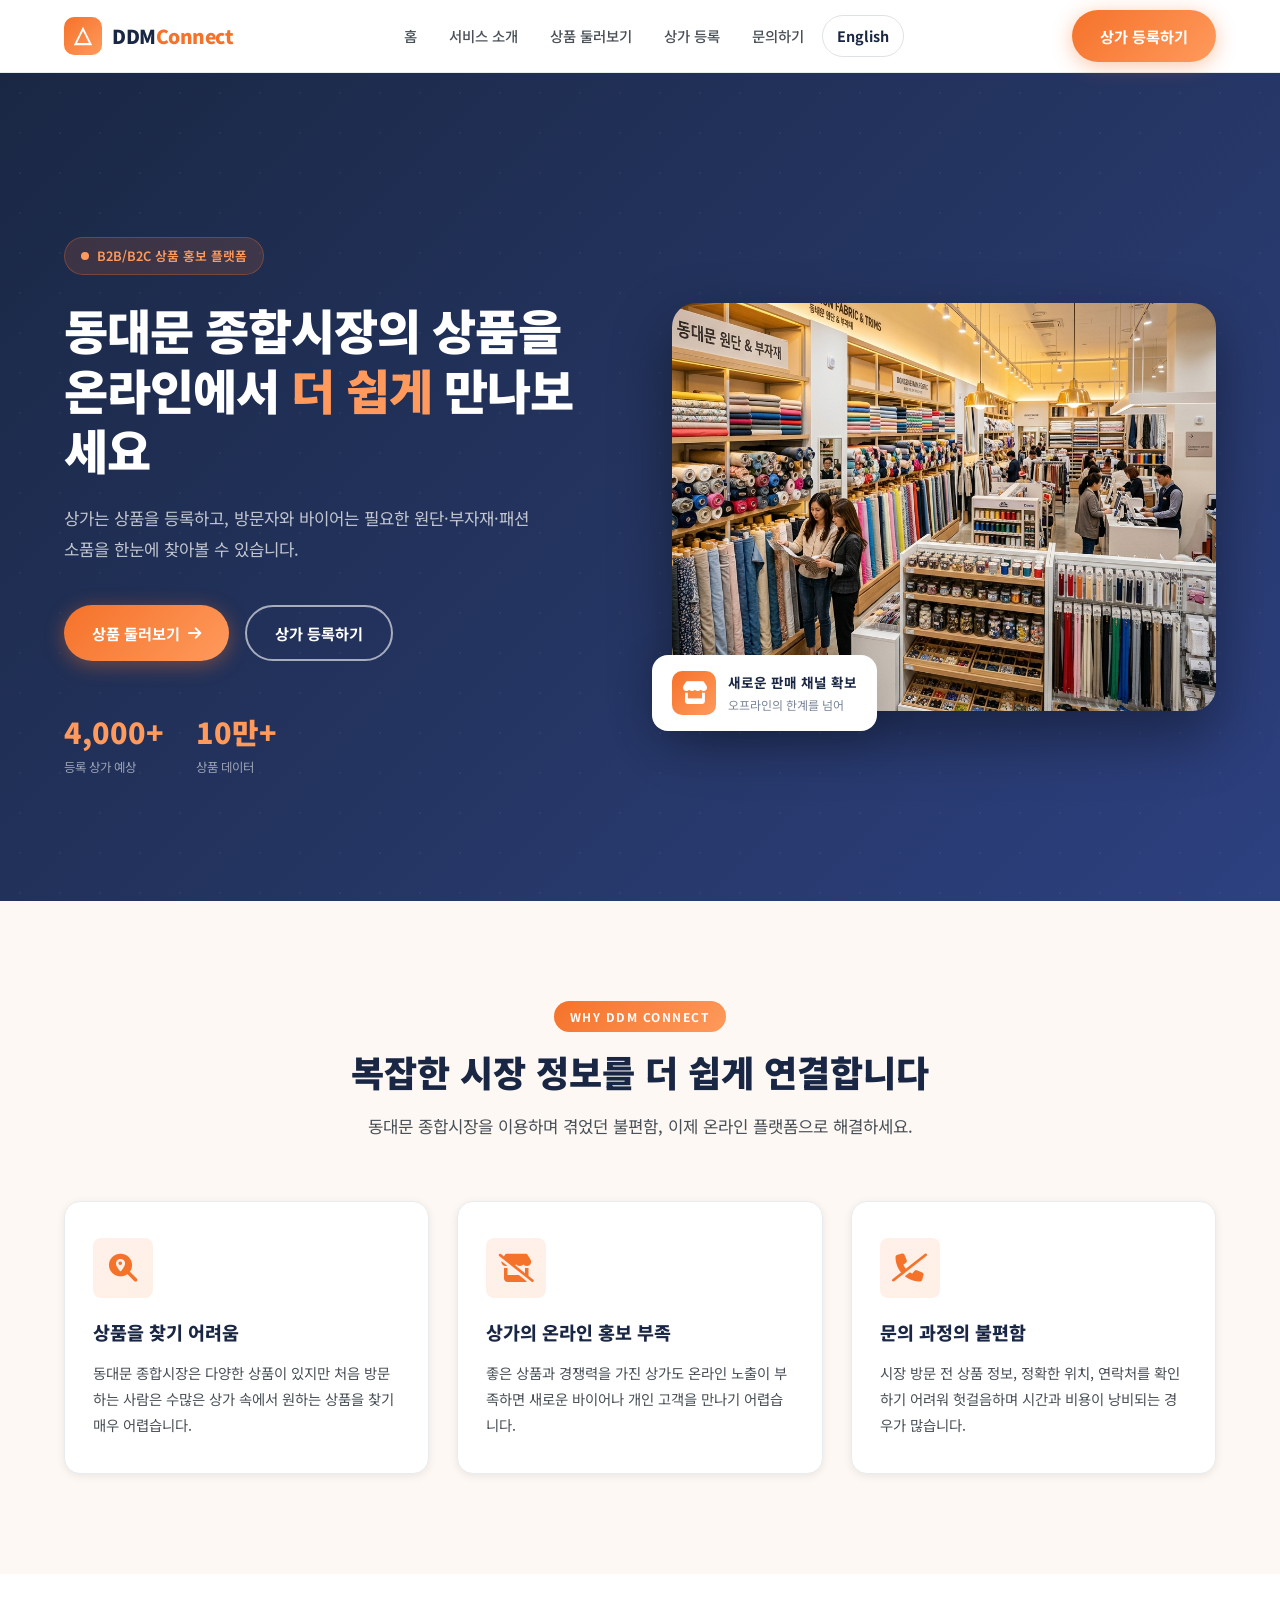
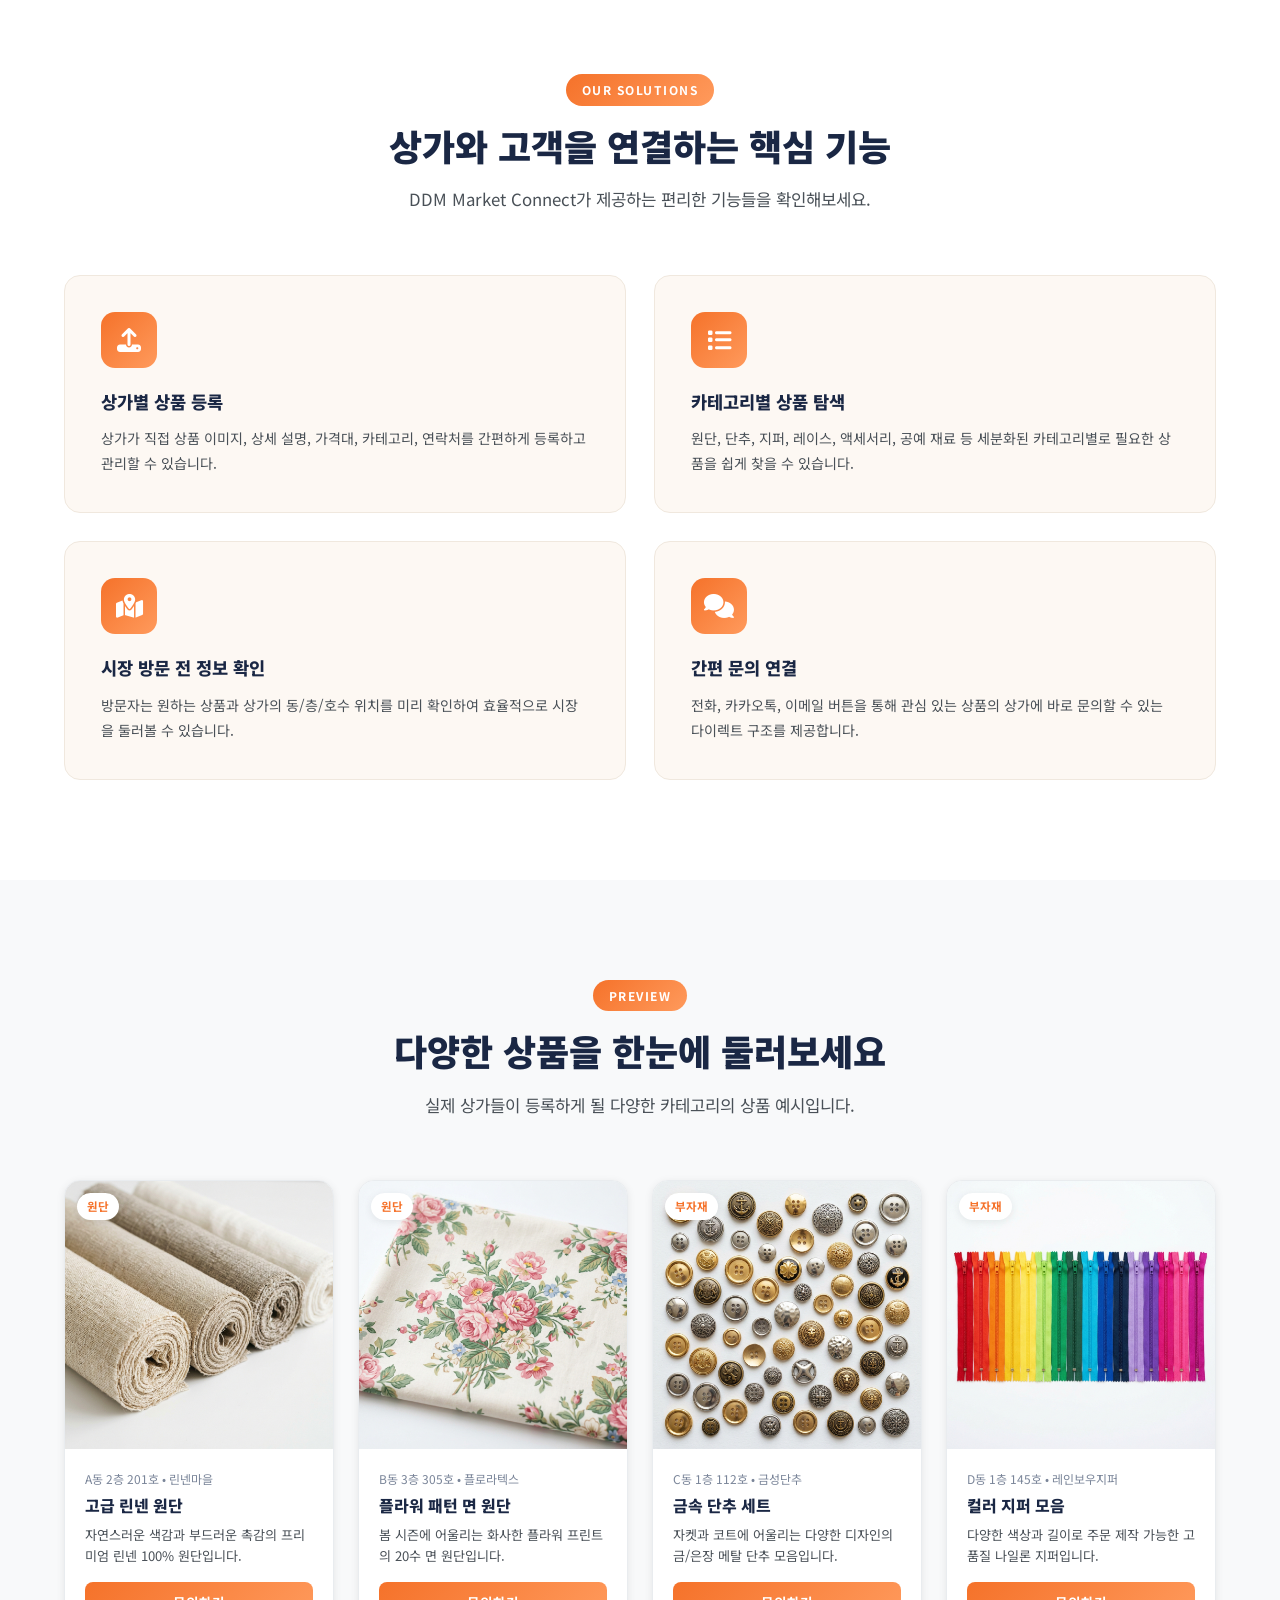
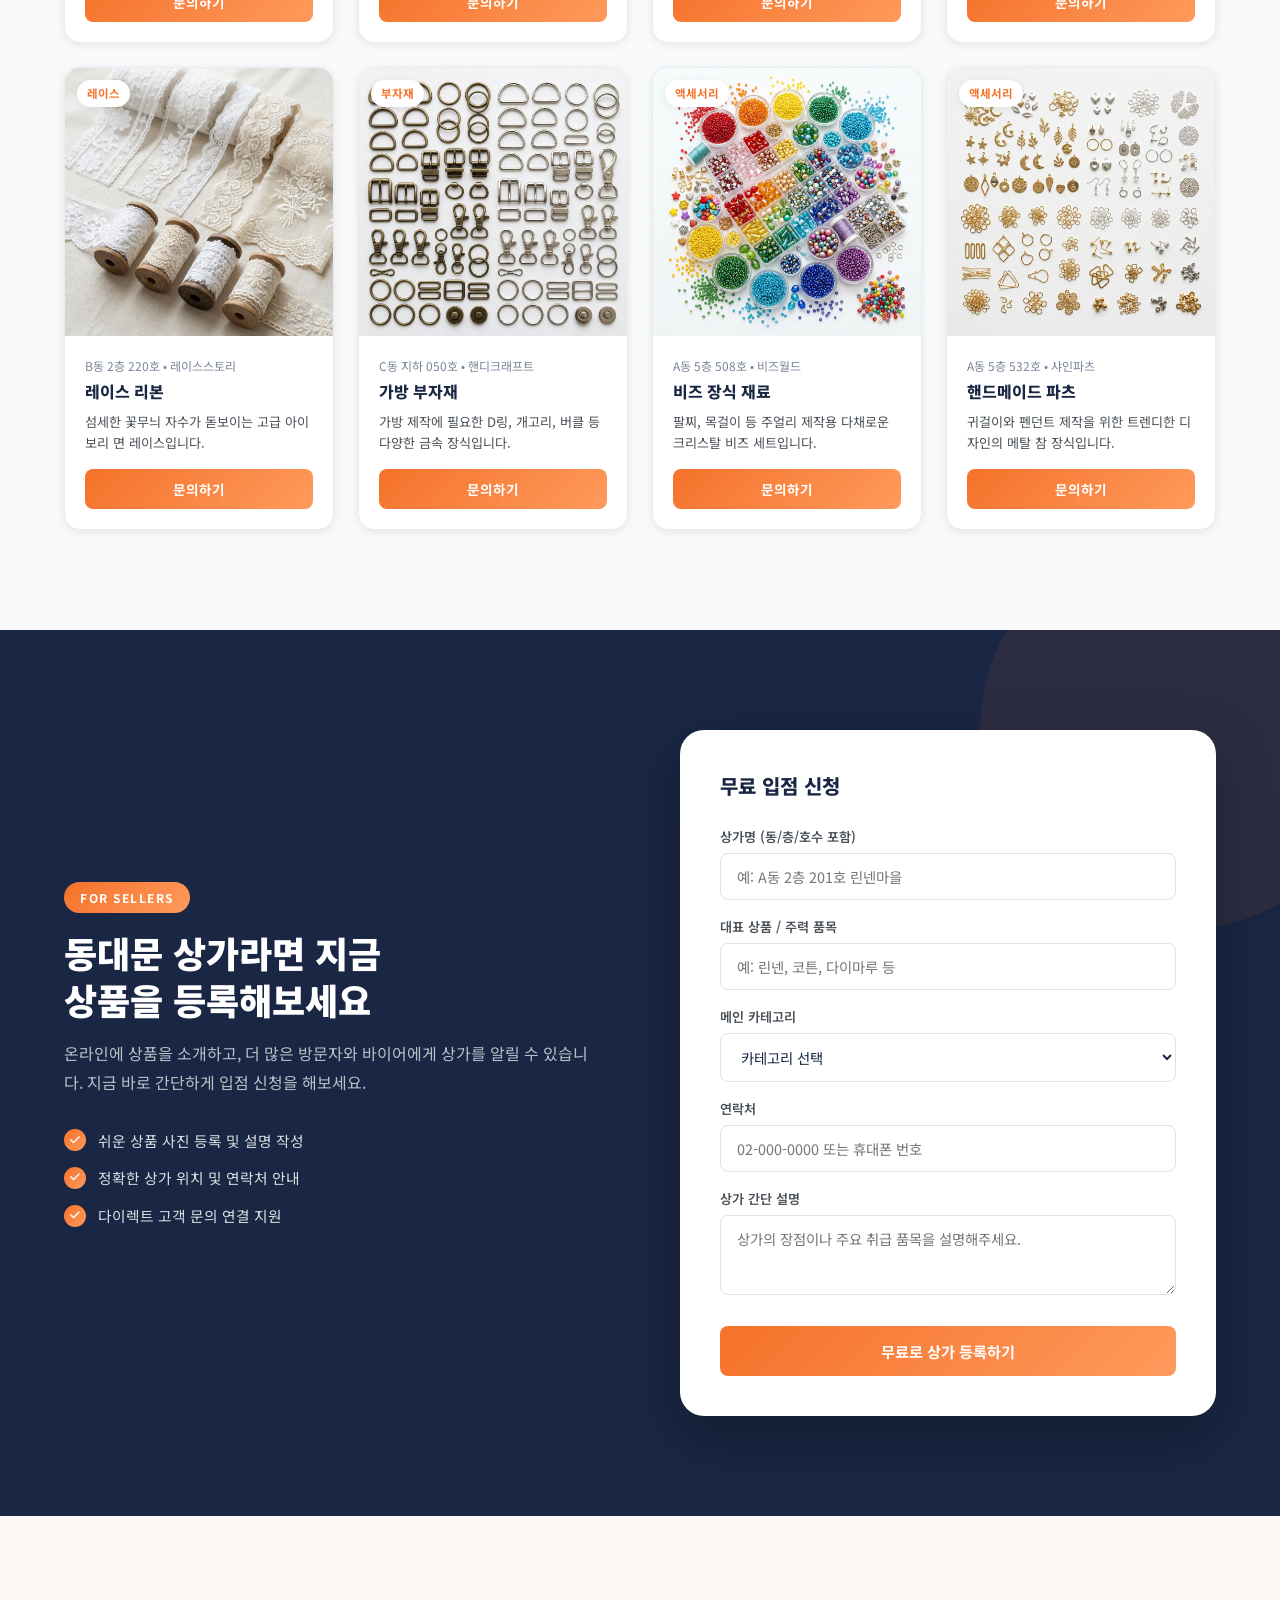
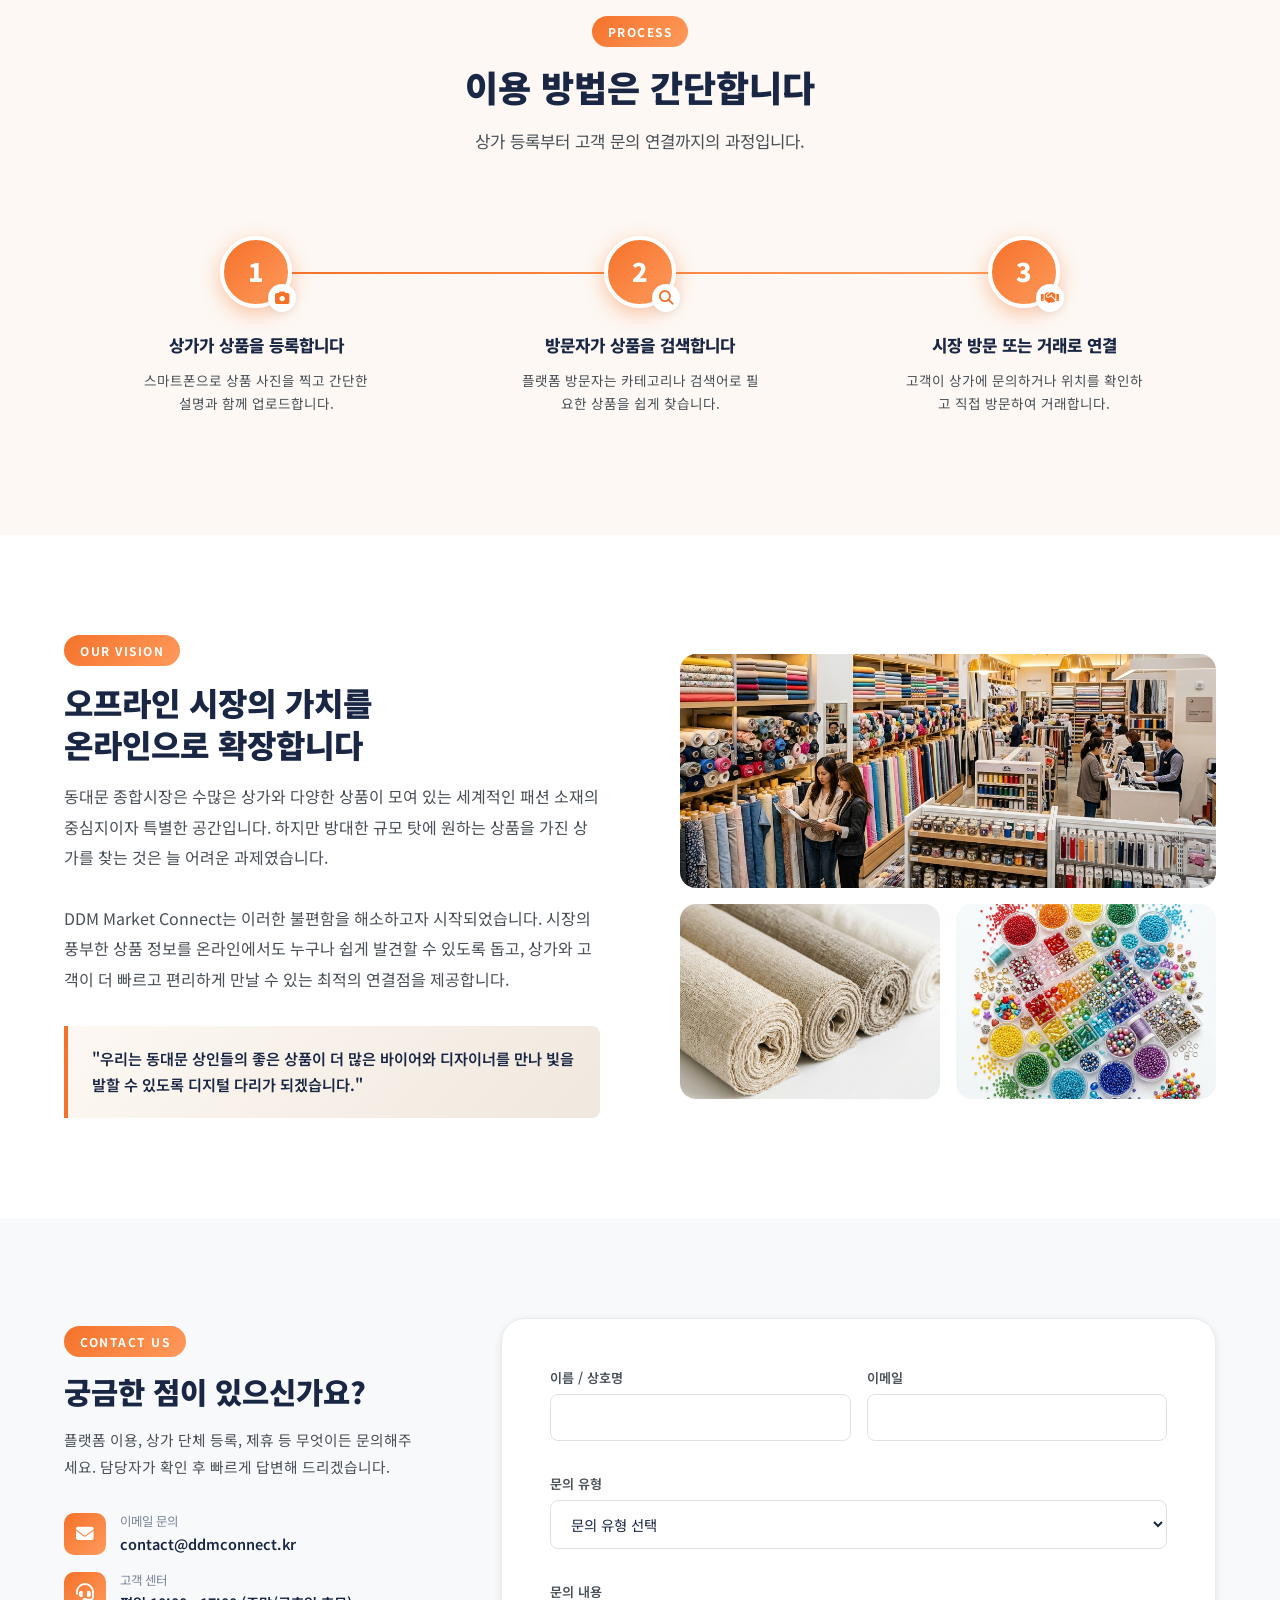
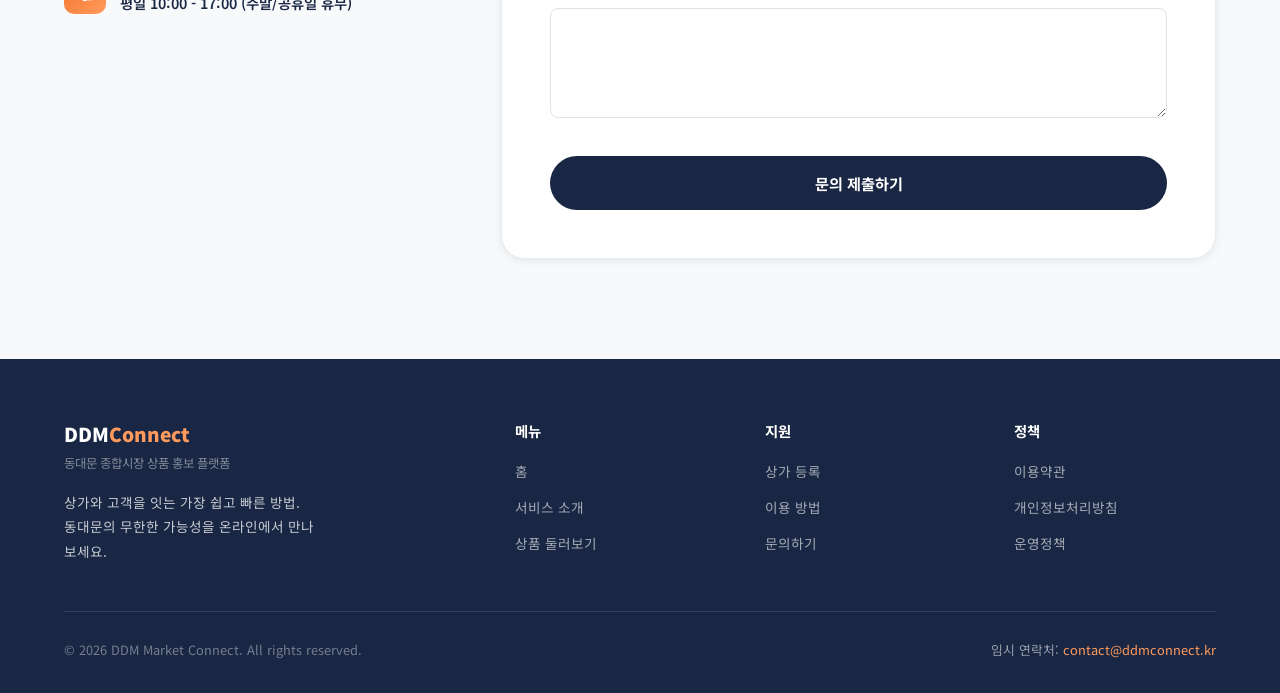
<file: index.html>
<!DOCTYPE html>
<html lang="ko">

<head>
    <meta charset="UTF-8">
    <meta name="viewport" content="width=device-width, initial-scale=1.0">
    <title>DDM Market Connect - 동대문 마켓 커넥트</title>
    <link rel="stylesheet" href="style.css">
    <!-- Font Awesome for Icons -->
    <link rel="stylesheet" href="https://cdnjs.cloudflare.com/ajax/libs/font-awesome/6.4.0/css/all.min.css">
</head>

<body>

    <!-- Header / Navigation -->
    <header id="header">
        <div class="container nav-inner">
            <a href="#" class="nav-logo">
                <div class="nav-logo-icon">
                    <svg viewBox="0 0 24 24">
                        <path d="M12 2L2 22h20L12 2zm0 4.5l6.5 13h-13L12 6.5z" />
                    </svg>
                </div>
                <div class="nav-logo-text">DDM<span>Connect</span></div>
            </a>

            <nav class="nav-menu">
                <a href="#hero" class="nav-link">홈</a>
                <a href="#features" class="nav-link">서비스 소개</a>
                <a href="#products" class="nav-link">상품 둘러보기</a>
                <a href="#register" class="nav-link">상가 등록</a>
                <a href="#inquiry" class="nav-link">문의하기</a>
                <a href="en.html" class="nav-link lang">English</a>
            </nav>

            <div class="nav-cta">
                <a href="#register" class="btn btn-primary">상가 등록하기</a>
            </div>

            <div class="hamburger" id="hamburger">
                <span></span><span></span><span></span>
            </div>
        </div>
    </header>

    <!-- Mobile Navigation -->
    <div class="mobile-nav" id="mobileNav">
        <a href="#hero" class="mobile-nav-link">홈</a>
        <a href="#features" class="mobile-nav-link">서비스 소개</a>
        <a href="#products" class="mobile-nav-link">상품 둘러보기</a>
        <a href="#register" class="mobile-nav-link">상가 등록</a>
        <a href="#inquiry" class="mobile-nav-link">문의하기</a>
        <a href="en.html" class="mobile-nav-link">English</a>
        <div class="mobile-nav-cta">
            <a href="#register" class="btn btn-primary" style="width:100%; justify-content:center;">상가 등록하기</a>
        </div>
    </div>

    <!-- Hero Section -->
    <section id="hero">
        <div class="hero-bg-pattern"></div>
        <div class="container hero-inner">
            <div class="hero-content">
                <div class="hero-badge">
                    <span class="hero-badge-dot"></span> B2B/B2C 상품 홍보 플랫폼
                </div>
                <h1 class="hero-title">동대문 종합시장의 상품을<br>온라인에서 <span class="highlight">더 쉽게</span> 만나보세요</h1>
                <p class="hero-subtitle">상가는 상품을 등록하고, 방문자와 바이어는 필요한 원단·부자재·패션 소품을 한눈에 찾아볼 수 있습니다.</p>

                <div class="hero-actions">
                    <a href="#products" class="btn btn-primary">상품 둘러보기 <i class="fa-solid fa-arrow-right"></i></a>
                    <a href="#register" class="btn btn-outline-white">상가 등록하기</a>
                </div>

                <div class="hero-stats">
                    <div class="hero-stat">
                        <div class="hero-stat-num">4,000+</div>
                        <div class="hero-stat-label">등록 상가 예상</div>
                    </div>
                    <div class="hero-stat">
                        <div class="hero-stat-num">10만+</div>
                        <div class="hero-stat-label">상품 데이터</div>
                    </div>
                </div>
            </div>
            <div class="hero-image-wrap">
                <img src="assets/images/hero_market.png" alt="동대문 종합시장 상가 인테리어" class="hero-img-main">
                <div class="hero-img-badge">
                    <div class="hero-img-badge-icon"><i class="fa-solid fa-store" style="color:white;"></i></div>
                    <div>
                        <div class="hero-img-badge-text">새로운 판매 채널 확보</div>
                        <div class="hero-img-badge-sub">오프라인의 한계를 넘어</div>
                    </div>
                </div>
            </div>
        </div>
    </section>

    <!-- Problem Section -->
    <section id="problem">
        <div class="container">
            <div class="section-header">
                <span class="section-tag">WHY DDM CONNECT</span>
                <h2 class="section-title">복잡한 시장 정보를 더 쉽게 연결합니다</h2>
                <p class="section-subtitle">동대문 종합시장을 이용하며 겪었던 불편함, 이제 온라인 플랫폼으로 해결하세요.</p>
            </div>

            <div class="problem-grid">
                <div class="problem-card">
                    <div class="problem-icon"><i class="fa-solid fa-magnifying-glass-location"
                            style="color:var(--orange);"></i></div>
                    <h3>상품을 찾기 어려움</h3>
                    <p>동대문 종합시장은 다양한 상품이 있지만 처음 방문하는 사람은 수많은 상가 속에서 원하는 상품을 찾기 매우 어렵습니다.</p>
                </div>
                <div class="problem-card">
                    <div class="problem-icon"><i class="fa-solid fa-store-slash" style="color:var(--orange);"></i></div>
                    <h3>상가의 온라인 홍보 부족</h3>
                    <p>좋은 상품과 경쟁력을 가진 상가도 온라인 노출이 부족하면 새로운 바이어나 개인 고객을 만나기 어렵습니다.</p>
                </div>
                <div class="problem-card">
                    <div class="problem-icon"><i class="fa-solid fa-phone-slash" style="color:var(--orange);"></i></div>
                    <h3>문의 과정의 불편함</h3>
                    <p>시장 방문 전 상품 정보, 정확한 위치, 연락처를 확인하기 어려워 헛걸음하며 시간과 비용이 낭비되는 경우가 많습니다.</p>
                </div>
            </div>
        </div>
    </section>

    <!-- Service Feature Section -->
    <section id="features">
        <div class="container">
            <div class="section-header">
                <span class="section-tag">OUR SOLUTIONS</span>
                <h2 class="section-title">상가와 고객을 연결하는 핵심 기능</h2>
                <p class="section-subtitle">DDM Market Connect가 제공하는 편리한 기능들을 확인해보세요.</p>
            </div>

            <div class="features-grid">
                <div class="feature-card">
                    <div class="feature-icon"><i class="fa-solid fa-upload" style="color:white;"></i></div>
                    <h3>상가별 상품 등록</h3>
                    <p>상가가 직접 상품 이미지, 상세 설명, 가격대, 카테고리, 연락처를 간편하게 등록하고 관리할 수 있습니다.</p>
                </div>
                <div class="feature-card">
                    <div class="feature-icon"><i class="fa-solid fa-list" style="color:white;"></i></div>
                    <h3>카테고리별 상품 탐색</h3>
                    <p>원단, 단추, 지퍼, 레이스, 액세서리, 공예 재료 등 세분화된 카테고리별로 필요한 상품을 쉽게 찾을 수 있습니다.</p>
                </div>
                <div class="feature-card">
                    <div class="feature-icon"><i class="fa-solid fa-map-location-dot" style="color:white;"></i></div>
                    <h3>시장 방문 전 정보 확인</h3>
                    <p>방문자는 원하는 상품과 상가의 동/층/호수 위치를 미리 확인하여 효율적으로 시장을 둘러볼 수 있습니다.</p>
                </div>
                <div class="feature-card">
                    <div class="feature-icon"><i class="fa-solid fa-comments" style="color:white;"></i></div>
                    <h3>간편 문의 연결</h3>
                    <p>전화, 카카오톡, 이메일 버튼을 통해 관심 있는 상품의 상가에 바로 문의할 수 있는 다이렉트 구조를 제공합니다.</p>
                </div>
            </div>
        </div>
    </section>

    <!-- Product Preview Section -->
    <section id="products">
        <div class="container">
            <div class="section-header">
                <span class="section-tag">PREVIEW</span>
                <h2 class="section-title">다양한 상품을 한눈에 둘러보세요</h2>
                <p class="section-subtitle">실제 상가들이 등록하게 될 다양한 카테고리의 상품 예시입니다.</p>
            </div>

            <div class="products-grid">
                <!-- Product 1 -->
                <div class="product-card">
                    <div class="product-img-wrap">
                        <span class="product-category-badge">원단</span>
                        <img src="assets/images/product_linen.png" alt="고급 린넨 원단">
                    </div>
                    <div class="product-info">
                        <div class="product-store">A동 2층 201호 • 린넨마을</div>
                        <h4 class="product-name">고급 린넨 원단</h4>
                        <p class="product-desc">자연스러운 색감과 부드러운 촉감의 프리미엄 린넨 100% 원단입니다.</p>
                        <button class="product-inquiry-btn" data-product="고급 린넨 원단">문의하기</button>
                    </div>
                </div>
                <!-- Product 2 -->
                <div class="product-card">
                    <div class="product-img-wrap">
                        <span class="product-category-badge">원단</span>
                        <img src="assets/images/product_cotton_floral.png" alt="플라워 패턴 면 원단">
                    </div>
                    <div class="product-info">
                        <div class="product-store">B동 3층 305호 • 플로라텍스</div>
                        <h4 class="product-name">플라워 패턴 면 원단</h4>
                        <p class="product-desc">봄 시즌에 어울리는 화사한 플라워 프린트의 20수 면 원단입니다.</p>
                        <button class="product-inquiry-btn" data-product="플라워 패턴 면 원단">문의하기</button>
                    </div>
                </div>
                <!-- Product 3 -->
                <div class="product-card">
                    <div class="product-img-wrap">
                        <span class="product-category-badge">부자재</span>
                        <img src="assets/images/product_buttons.png" alt="금속 단추 세트">
                    </div>
                    <div class="product-info">
                        <div class="product-store">C동 1층 112호 • 금성단추</div>
                        <h4 class="product-name">금속 단추 세트</h4>
                        <p class="product-desc">자켓과 코트에 어울리는 다양한 디자인의 금/은장 메탈 단추 모음입니다.</p>
                        <button class="product-inquiry-btn" data-product="금속 단추 세트">문의하기</button>
                    </div>
                </div>
                <!-- Product 4 -->
                <div class="product-card">
                    <div class="product-img-wrap">
                        <span class="product-category-badge">부자재</span>
                        <img src="assets/images/product_zippers.png" alt="컬러 지퍼 모음">
                    </div>
                    <div class="product-info">
                        <div class="product-store">D동 1층 145호 • 레인보우지퍼</div>
                        <h4 class="product-name">컬러 지퍼 모음</h4>
                        <p class="product-desc">다양한 색상과 길이로 주문 제작 가능한 고품질 나일론 지퍼입니다.</p>
                        <button class="product-inquiry-btn" data-product="컬러 지퍼 모음">문의하기</button>
                    </div>
                </div>
                <!-- Product 5 -->
                <div class="product-card">
                    <div class="product-img-wrap">
                        <span class="product-category-badge">레이스</span>
                        <img src="assets/images/product_lace.png" alt="레이스 리본">
                    </div>
                    <div class="product-info">
                        <div class="product-store">B동 2층 220호 • 레이스스토리</div>
                        <h4 class="product-name">레이스 리본</h4>
                        <p class="product-desc">섬세한 꽃무늬 자수가 돋보이는 고급 아이보리 면 레이스입니다.</p>
                        <button class="product-inquiry-btn" data-product="레이스 리본">문의하기</button>
                    </div>
                </div>
                <!-- Product 6 -->
                <div class="product-card">
                    <div class="product-img-wrap">
                        <span class="product-category-badge">부자재</span>
                        <img src="assets/images/product_bag_hardware.png" alt="가방 부자재">
                    </div>
                    <div class="product-info">
                        <div class="product-store">C동 지하 050호 • 핸디크래프트</div>
                        <h4 class="product-name">가방 부자재</h4>
                        <p class="product-desc">가방 제작에 필요한 D링, 개고리, 버클 등 다양한 금속 장식입니다.</p>
                        <button class="product-inquiry-btn" data-product="가방 부자재">문의하기</button>
                    </div>
                </div>
                <!-- Product 7 -->
                <div class="product-card">
                    <div class="product-img-wrap">
                        <span class="product-category-badge">액세서리</span>
                        <img src="assets/images/product_beads.png" alt="비즈 장식 재료">
                    </div>
                    <div class="product-info">
                        <div class="product-store">A동 5층 508호 • 비즈월드</div>
                        <h4 class="product-name">비즈 장식 재료</h4>
                        <p class="product-desc">팔찌, 목걸이 등 주얼리 제작용 다채로운 크리스탈 비즈 세트입니다.</p>
                        <button class="product-inquiry-btn" data-product="비즈 장식 재료">문의하기</button>
                    </div>
                </div>
                <!-- Product 8 -->
                <div class="product-card">
                    <div class="product-img-wrap">
                        <span class="product-category-badge">액세서리</span>
                        <img src="assets/images/product_accessories.png" alt="핸드메이드 액세서리 파츠">
                    </div>
                    <div class="product-info">
                        <div class="product-store">A동 5층 532호 • 샤인파츠</div>
                        <h4 class="product-name">핸드메이드 파츠</h4>
                        <p class="product-desc">귀걸이와 펜던트 제작을 위한 트렌디한 디자인의 메탈 참 장식입니다.</p>
                        <button class="product-inquiry-btn" data-product="핸드메이드 액세서리 파츠">문의하기</button>
                    </div>
                </div>
            </div>
        </div>
    </section>

    <!-- Store Registration Section -->
    <section id="register">
        <div class="container register-inner">
            <div class="register-content">
                <span class="section-tag">FOR SELLERS</span>
                <h2 class="section-title">동대문 상가라면 지금<br>상품을 등록해보세요</h2>
                <p class="register-desc">온라인에 상품을 소개하고, 더 많은 방문자와 바이어에게 상가를 알릴 수 있습니다. 지금 바로 간단하게 입점 신청을 해보세요.</p>

                <div class="register-features">
                    <div class="register-feature-item">
                        <div class="check"><i class="fa-solid fa-check"></i></div>
                        <span>쉬운 상품 사진 등록 및 설명 작성</span>
                    </div>
                    <div class="register-feature-item">
                        <div class="check"><i class="fa-solid fa-check"></i></div>
                        <span>정확한 상가 위치 및 연락처 안내</span>
                    </div>
                    <div class="register-feature-item">
                        <div class="check"><i class="fa-solid fa-check"></i></div>
                        <span>다이렉트 고객 문의 연결 지원</span>
                    </div>
                </div>
            </div>

            <div class="register-form-wrap">
                <h3>무료 입점 신청</h3>
                <form id="registerForm">
                    <div class="form-group">
                        <label>상가명 (동/층/호수 포함)</label>
                        <input type="text" placeholder="예: A동 2층 201호 린넨마을" required>
                    </div>
                    <div class="form-group">
                        <label>대표 상품 / 주력 품목</label>
                        <input type="text" placeholder="예: 린넨, 코튼, 다이마루 등" required>
                    </div>
                    <div class="form-group">
                        <label>메인 카테고리</label>
                        <select required>
                            <option value="">카테고리 선택</option>
                            <option value="fabric">원단 (면, 마, 실크, 기능성 등)</option>
                            <option value="trim">부자재 (단추, 지퍼, 실 등)</option>
                            <option value="lace">레이스/리본</option>
                            <option value="accessory">액세서리/공예 재료</option>
                            <option value="other">기타</option>
                        </select>
                    </div>
                    <div class="form-group">
                        <label>연락처</label>
                        <input type="tel" placeholder="02-000-0000 또는 휴대폰 번호" required>
                    </div>
                    <div class="form-group">
                        <label>상가 간단 설명</label>
                        <textarea placeholder="상가의 장점이나 주요 취급 품목을 설명해주세요."></textarea>
                    </div>
                    <button type="submit" class="form-submit-btn">무료로 상가 등록하기</button>
                </form>
            </div>
        </div>
    </section>

    <!-- How It Works Section -->
    <section id="howitworks">
        <div class="container">
            <div class="section-header">
                <span class="section-tag">PROCESS</span>
                <h2 class="section-title">이용 방법은 간단합니다</h2>
                <p class="section-subtitle">상가 등록부터 고객 문의 연결까지의 과정입니다.</p>
            </div>

            <div class="steps-wrap">
                <div class="step-card">
                    <div class="step-number-wrap">
                        <div class="step-number">1</div>
                        <div class="step-icon-badge"><i class="fa-solid fa-camera" style="color:var(--orange);"></i>
                        </div>
                    </div>
                    <h3>상가가 상품을 등록합니다</h3>
                    <p>스마트폰으로 상품 사진을 찍고 간단한 설명과 함께 업로드합니다.</p>
                </div>
                <div class="step-card">
                    <div class="step-number-wrap">
                        <div class="step-number">2</div>
                        <div class="step-icon-badge"><i class="fa-solid fa-search" style="color:var(--orange);"></i>
                        </div>
                    </div>
                    <h3>방문자가 상품을 검색합니다</h3>
                    <p>플랫폼 방문자는 카테고리나 검색어로 필요한 상품을 쉽게 찾습니다.</p>
                </div>
                <div class="step-card">
                    <div class="step-number-wrap">
                        <div class="step-number">3</div>
                        <div class="step-icon-badge"><i class="fa-solid fa-handshake" style="color:var(--orange);"></i>
                        </div>
                    </div>
                    <h3>시장 방문 또는 거래로 연결</h3>
                    <p>고객이 상가에 문의하거나 위치를 확인하고 직접 방문하여 거래합니다.</p>
                </div>
            </div>
        </div>
    </section>

    <!-- Story / Brand Section -->
    <section id="story">
        <div class="container story-inner">
            <div class="story-text">
                <span class="section-tag">OUR VISION</span>
                <h2 class="section-title">오프라인 시장의 가치를<br>온라인으로 확장합니다</h2>
                <div class="story-body">
                    동대문 종합시장은 수많은 상가와 다양한 상품이 모여 있는 세계적인 패션 소재의 중심지이자 특별한 공간입니다. 하지만 방대한 규모 탓에 원하는 상품을 가진 상가를 찾는 것은 늘
                    어려운 과제였습니다.
                    <br><br>
                    DDM Market Connect는 이러한 불편함을 해소하고자 시작되었습니다. 시장의 풍부한 상품 정보를 온라인에서도 누구나 쉽게 발견할 수 있도록 돕고, 상가와 고객이 더 빠르고
                    편리하게 만날 수 있는 최적의 연결점을 제공합니다.
                </div>
                <div class="story-highlight">
                    "우리는 동대문 상인들의 좋은 상품이 더 많은 바이어와 디자이너를 만나 빛을 발할 수 있도록 디지털 다리가 되겠습니다."
                </div>
            </div>
            <div class="story-visual">
                <div class="story-img-grid">
                    <div class="story-img-card">
                        <img src="assets/images/hero_market.png" alt="동대문 시장 풍경 1">
                    </div>
                    <div class="story-img-card">
                        <img src="assets/images/product_linen.png" alt="다양한 원단">
                    </div>
                    <div class="story-img-card">
                        <img src="assets/images/product_beads.png" alt="부자재 디테일">
                    </div>
                </div>
            </div>
        </div>
    </section>

    <!-- Inquiry Section -->
    <section id="inquiry">
        <div class="container inquiry-inner">
            <div class="inquiry-info">
                <span class="section-tag">CONTACT US</span>
                <h2 class="section-title">궁금한 점이 있으신가요?</h2>
                <p>플랫폼 이용, 상가 단체 등록, 제휴 등 무엇이든 문의해주세요. 담당자가 확인 후 빠르게 답변해 드리겠습니다.</p>

                <div class="inquiry-contact-items">
                    <div class="inquiry-contact-item">
                        <div class="contact-icon"><i class="fa-solid fa-envelope" style="color:white;"></i></div>
                        <div>
                            <div class="contact-label">이메일 문의</div>
                            <div class="contact-value">contact@ddmconnect.kr</div>
                        </div>
                    </div>
                    <div class="inquiry-contact-item">
                        <div class="contact-icon"><i class="fa-solid fa-headset" style="color:white;"></i></div>
                        <div>
                            <div class="contact-label">고객 센터</div>
                            <div class="contact-value">평일 10:00 - 17:00 (주말/공휴일 휴무)</div>
                        </div>
                    </div>
                </div>
            </div>

            <div class="inquiry-form-box">
                <form id="inquiryForm" class="inquiry-form-grid">
                    <div class="form-group">
                        <label>이름 / 상호명</label>
                        <input type="text" required>
                    </div>
                    <div class="form-group">
                        <label>이메일</label>
                        <input type="email" required>
                    </div>
                    <div class="form-group inquiry-form-full">
                        <label>문의 유형</label>
                        <select required>
                            <option value="">문의 유형 선택</option>
                            <option value="use">플랫폼 이용 방법</option>
                            <option value="reg">상가 등록 관련</option>
                            <option value="partner">제휴/협력</option>
                            <option value="etc">기타 문의</option>
                        </select>
                    </div>
                    <div class="form-group inquiry-form-full">
                        <label>문의 내용</label>
                        <textarea rows="4" required></textarea>
                    </div>
                    <div class="inquiry-form-full">
                        <button type="submit" class="btn btn-navy"
                            style="width:100%; justify-content:center; padding:16px;">문의 제출하기</button>
                    </div>
                </form>
            </div>
        </div>
    </section>

    <!-- Footer -->
    <footer id="footer">
        <div class="container">
            <div class="footer-inner">
                <div class="footer-col">
                    <div class="footer-brand-name">DDM<span>Connect</span></div>
                    <div class="footer-brand-sub">동대문 종합시장 상품 홍보 플랫폼</div>
                    <p class="footer-brand-desc">상가와 고객을 잇는 가장 쉽고 빠른 방법.<br>동대문의 무한한 가능성을 온라인에서 만나보세요.</p>
                </div>
                <div class="footer-col">
                    <h4>메뉴</h4>
                    <ul>
                        <li><a href="#hero">홈</a></li>
                        <li><a href="#features">서비스 소개</a></li>
                        <li><a href="#products">상품 둘러보기</a></li>
                    </ul>
                </div>
                <div class="footer-col">
                    <h4>지원</h4>
                    <ul>
                        <li><a href="#register">상가 등록</a></li>
                        <li><a href="#howitworks">이용 방법</a></li>
                        <li><a href="#inquiry">문의하기</a></li>
                    </ul>
                </div>
                <div class="footer-col">
                    <h4>정책</h4>
                    <ul>
                        <li><a href="#">이용약관</a></li>
                        <li><a href="#">개인정보처리방침</a></li>
                        <li><a href="#">운영정책</a></li>
                    </ul>
                </div>
            </div>

            <div class="footer-bottom">
                <div class="footer-copy">&copy; 2026 DDM Market Connect. All rights reserved.</div>
                <div class="footer-contact">임시 연락처: <a href="mailto:contact@ddmconnect.kr">contact@ddmconnect.kr</a>
                </div>
            </div>
        </div>
    </footer>

    <!-- Scroll To Top Button -->
    <button id="scrollTop" aria-label="맨 위로 가기"><i class="fa-solid fa-arrow-up"></i></button>

    <script src="script.js"></script>
</body>

</html>
</file>
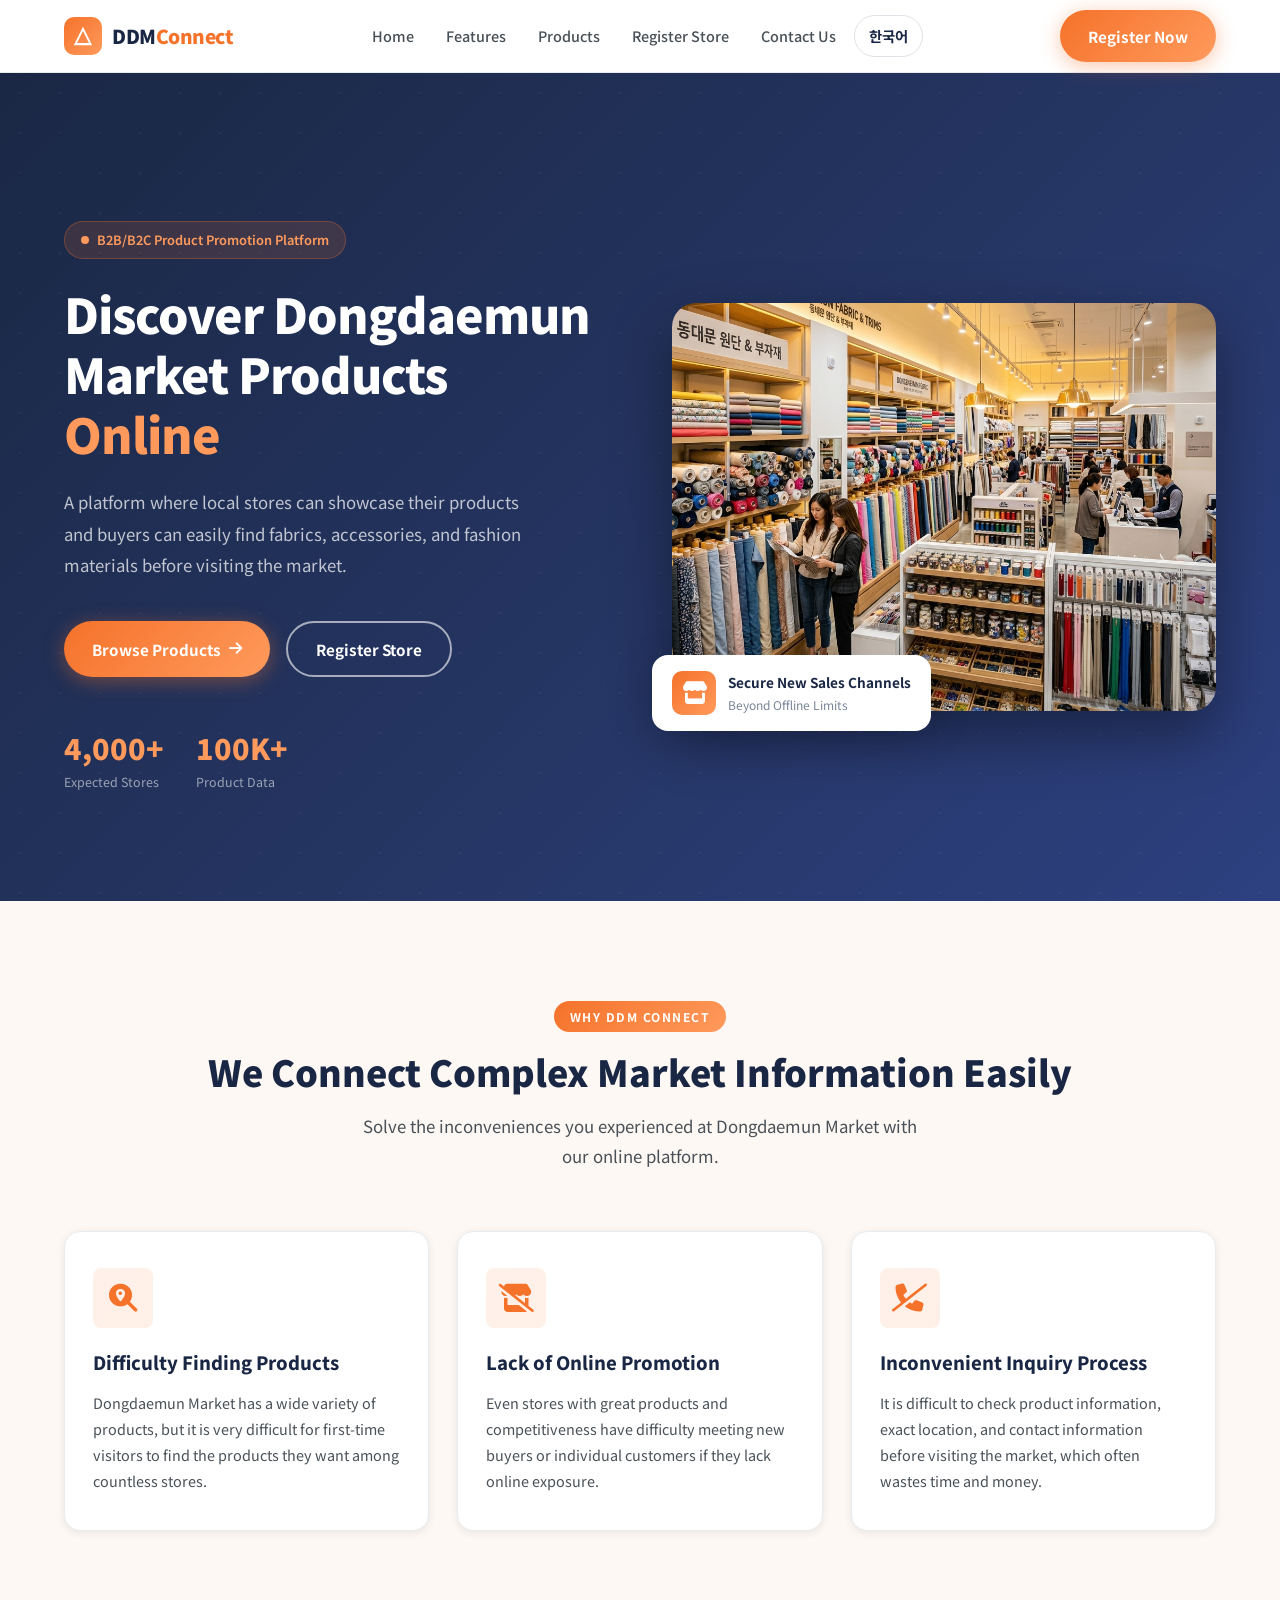
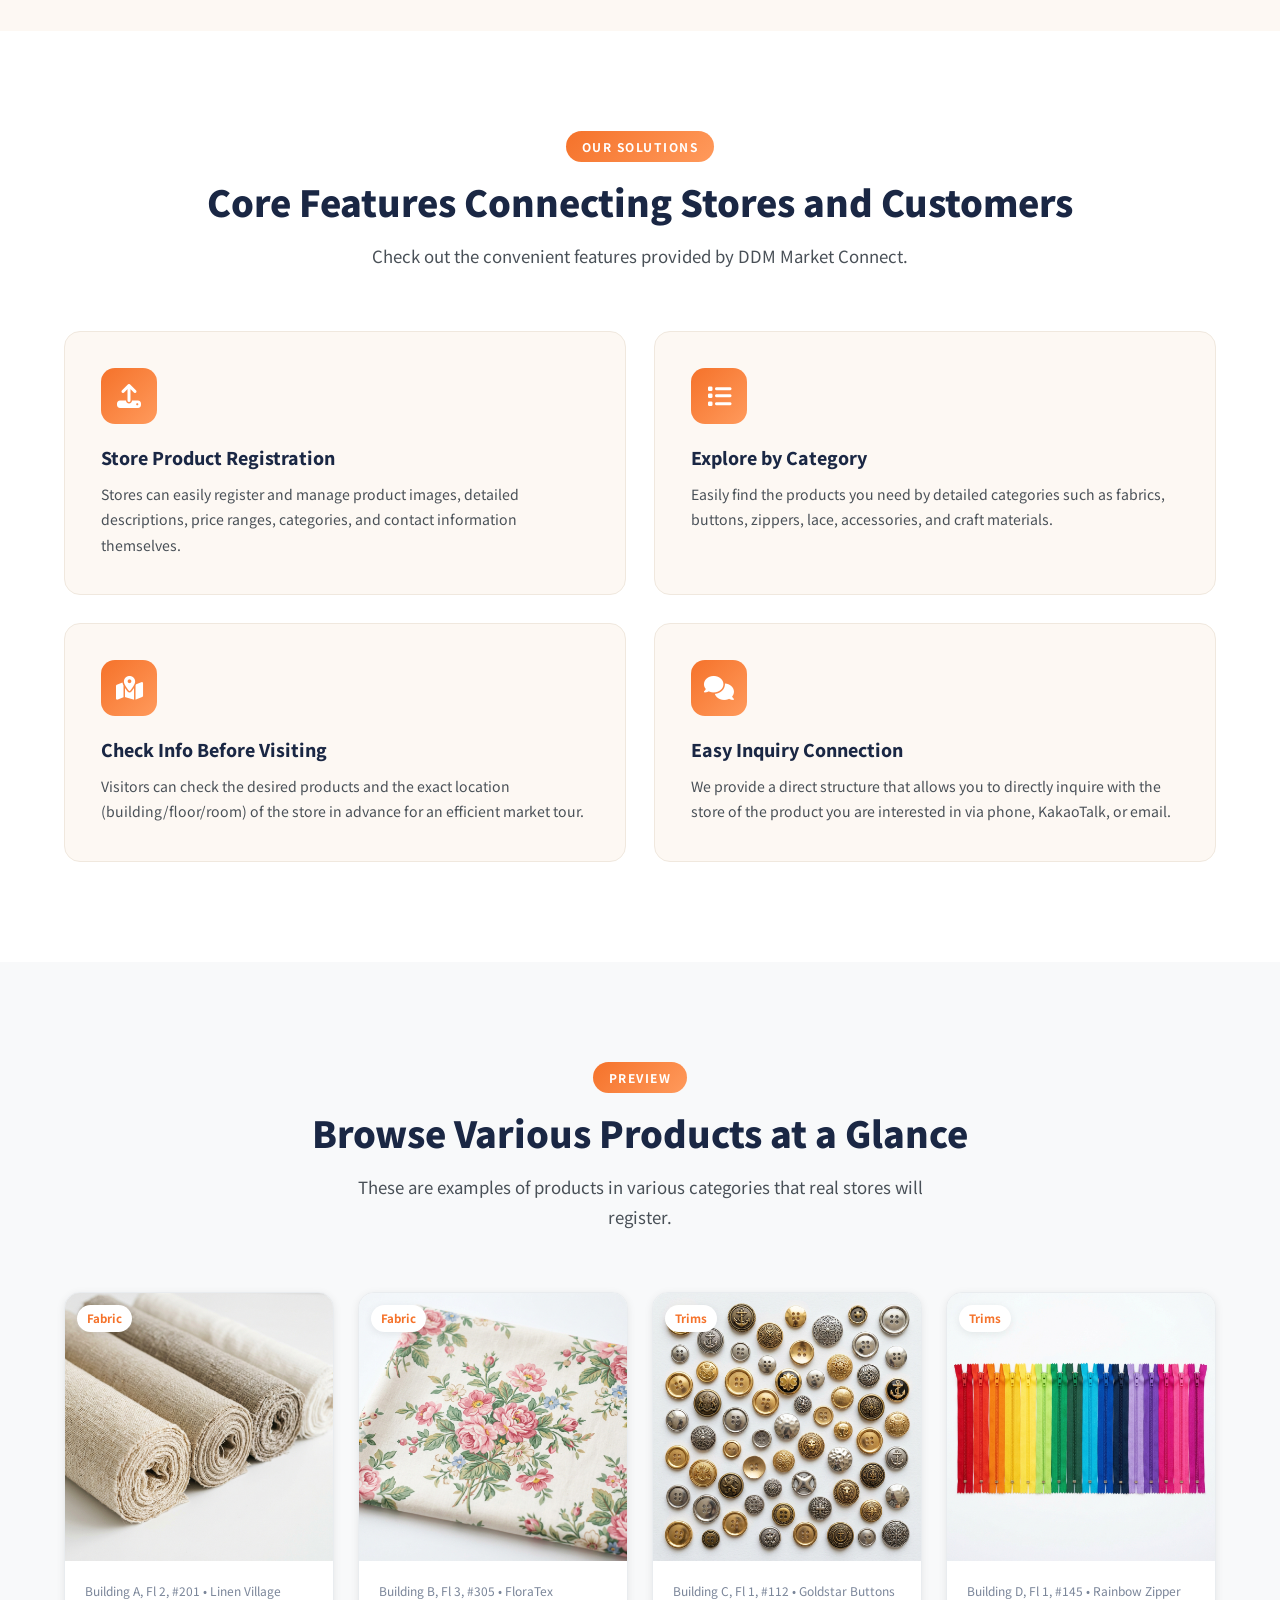
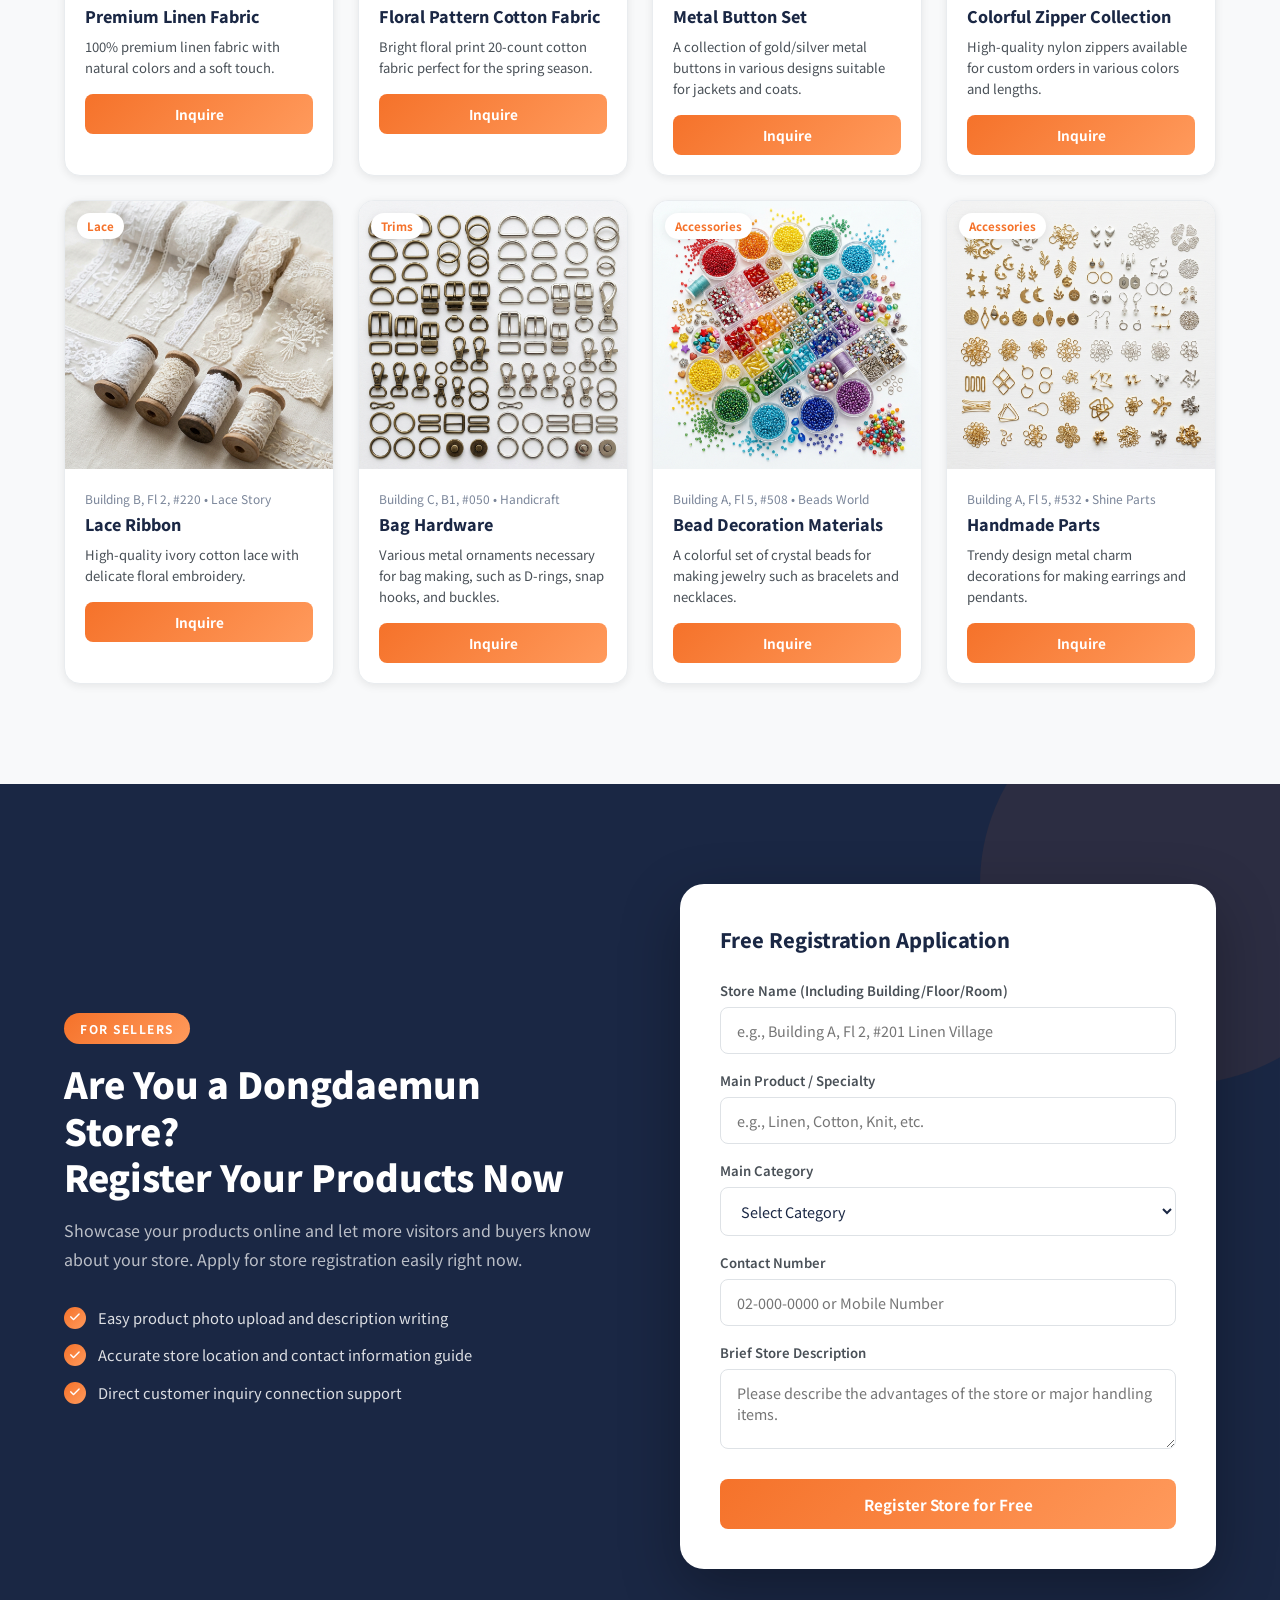
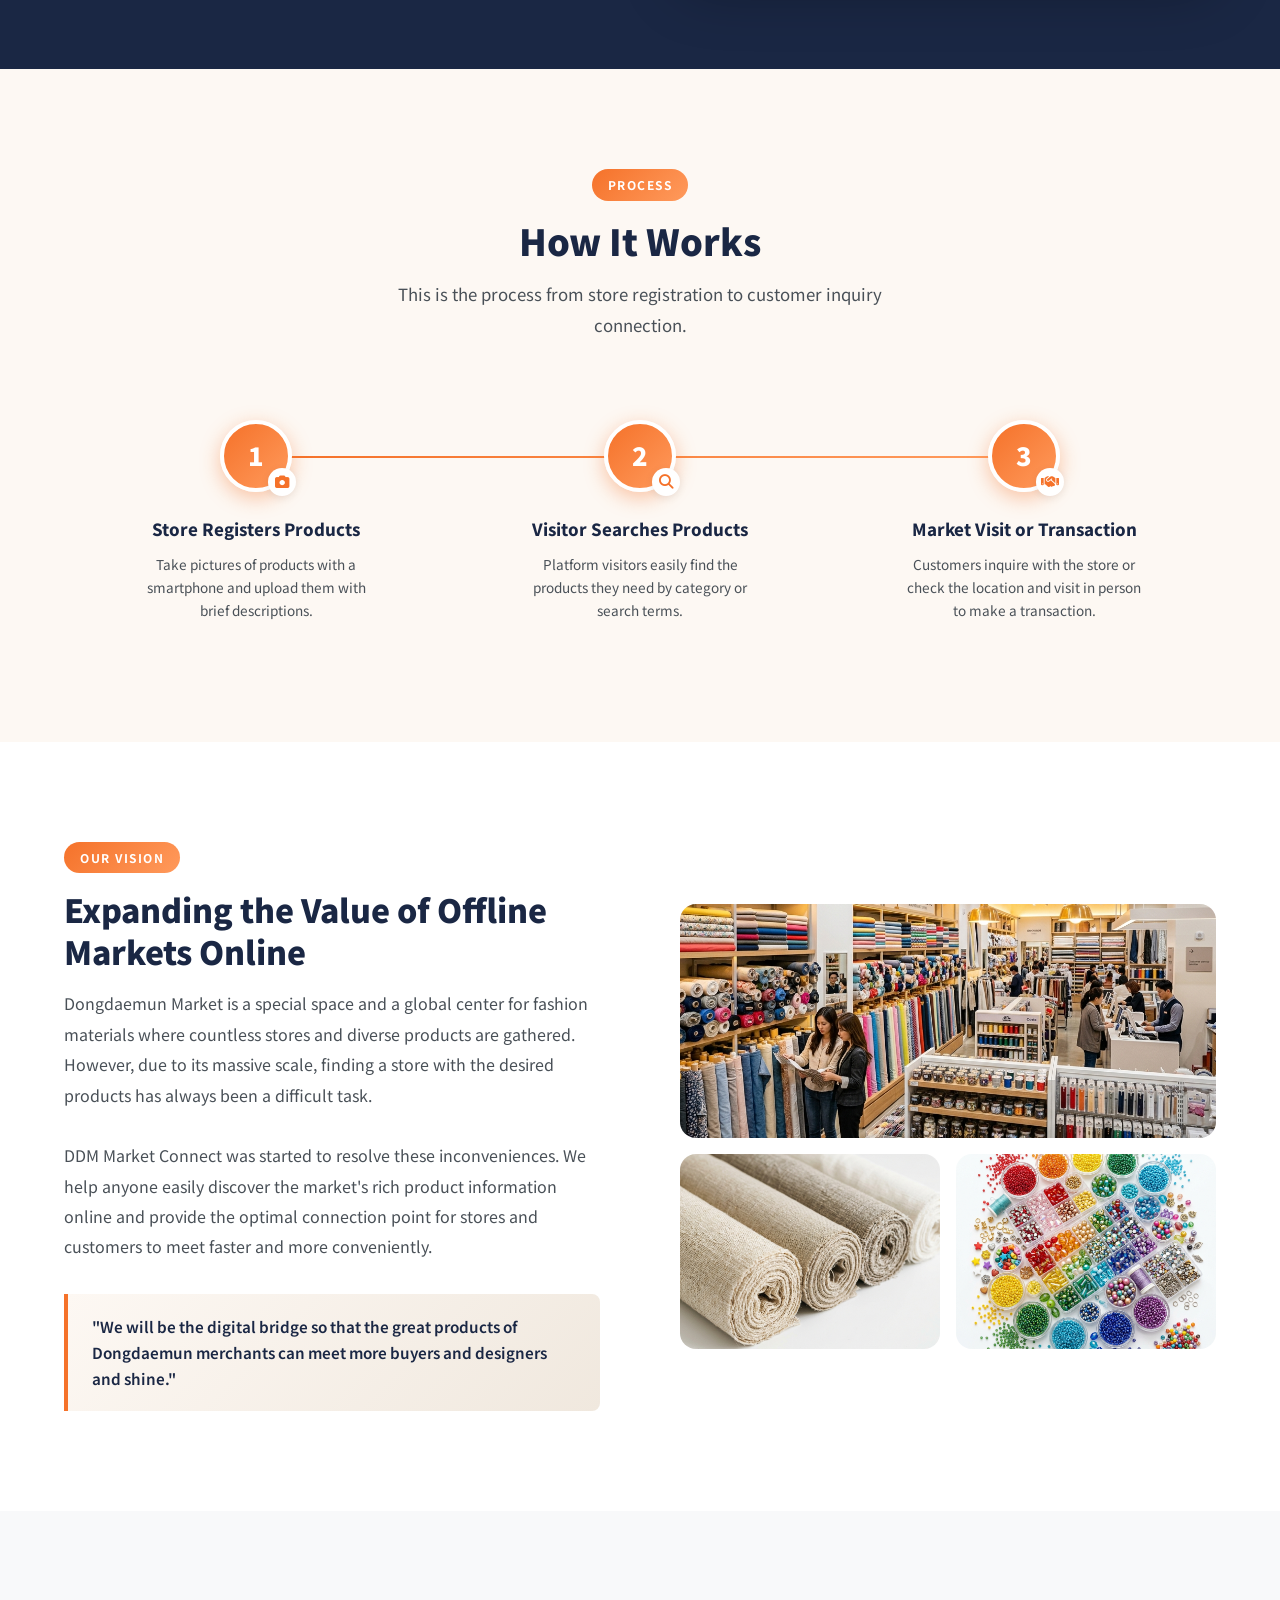
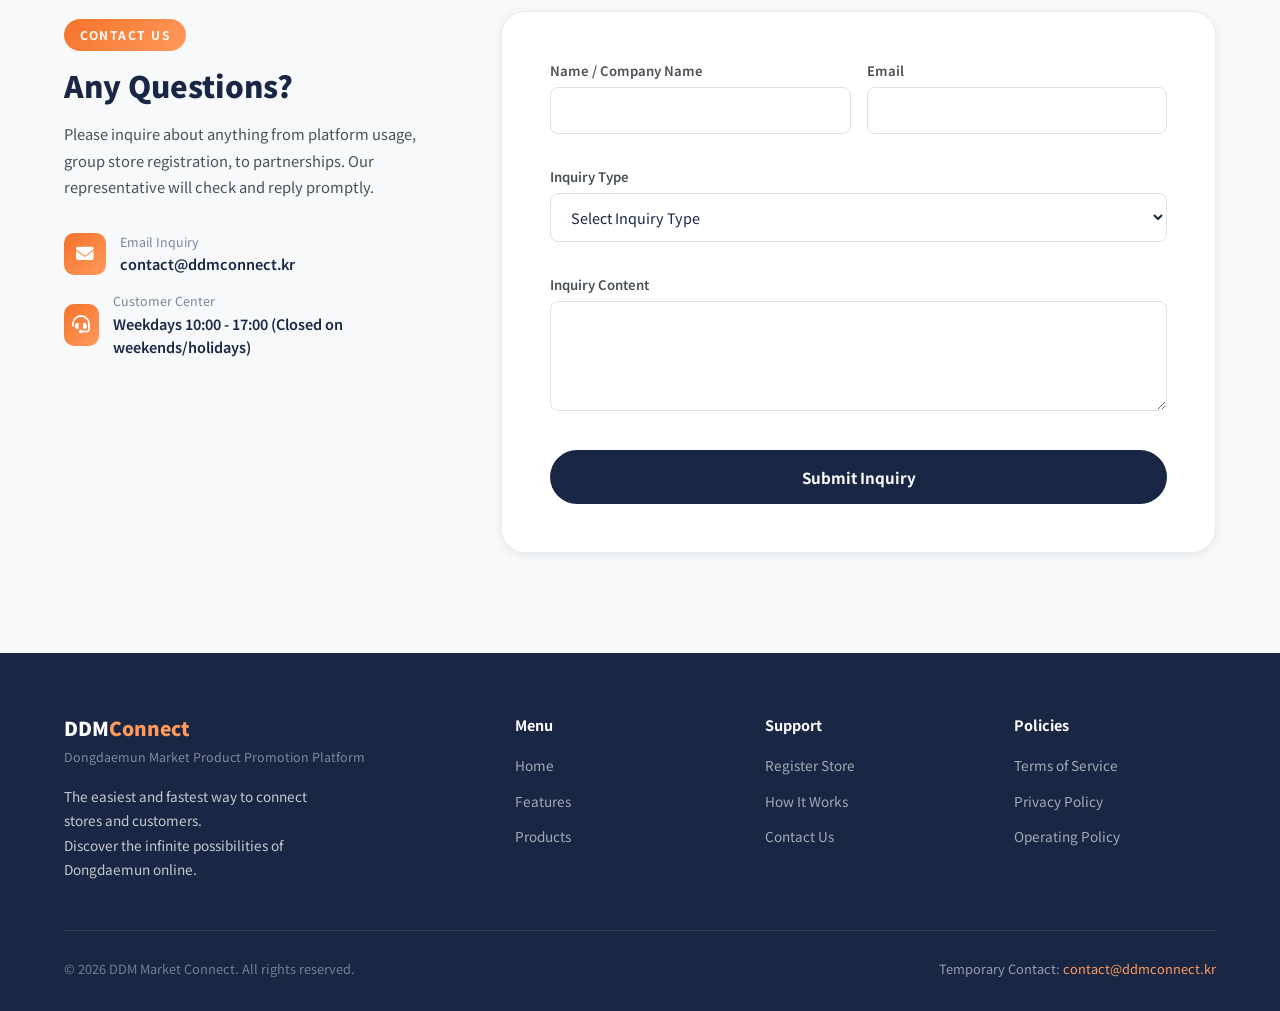
<file: en.html>
<!DOCTYPE html>
<html lang="en">
<head>
    <meta charset="UTF-8">
    <meta name="viewport" content="width=device-width, initial-scale=1.0">
    <title>DDM Market Connect</title>
    <link rel="stylesheet" href="style.css">
    <!-- Font Awesome for Icons -->
    <link rel="stylesheet" href="https://cdnjs.cloudflare.com/ajax/libs/font-awesome/6.4.0/css/all.min.css">
</head>
<body>

    <!-- Header / Navigation -->
    <header id="header">
        <div class="container nav-inner">
            <a href="#" class="nav-logo">
                <div class="nav-logo-icon">
                    <svg viewBox="0 0 24 24"><path d="M12 2L2 22h20L12 2zm0 4.5l6.5 13h-13L12 6.5z"/></svg>
                </div>
                <div class="nav-logo-text">DDM<span>Connect</span></div>
            </a>
            
            <nav class="nav-menu">
                <a href="#hero" class="nav-link">Home</a>
                <a href="#features" class="nav-link">Features</a>
                <a href="#products" class="nav-link">Products</a>
                <a href="#register" class="nav-link">Register Store</a>
                <a href="#inquiry" class="nav-link">Contact Us</a>
                <a href="index.html" class="nav-link lang">한국어</a>
            </nav>
            
            <div class="nav-cta">
                <a href="#register" class="btn btn-primary">Register Now</a>
            </div>
            
            <div class="hamburger" id="hamburger">
                <span></span><span></span><span></span>
            </div>
        </div>
    </header>

    <!-- Mobile Navigation -->
    <div class="mobile-nav" id="mobileNav">
        <a href="#hero" class="mobile-nav-link">Home</a>
        <a href="#features" class="mobile-nav-link">Features</a>
        <a href="#products" class="mobile-nav-link">Products</a>
        <a href="#register" class="mobile-nav-link">Register Store</a>
        <a href="#inquiry" class="mobile-nav-link">Contact Us</a>
        <a href="index.html" class="mobile-nav-link">한국어</a>
        <div class="mobile-nav-cta">
            <a href="#register" class="btn btn-primary" style="width:100%; justify-content:center;">Register Now</a>
        </div>
    </div>

    <!-- Hero Section -->
    <section id="hero">
        <div class="hero-bg-pattern"></div>
        <div class="container hero-inner">
            <div class="hero-content">
                <div class="hero-badge">
                    <span class="hero-badge-dot"></span> B2B/B2C Product Promotion Platform
                </div>
                <h1 class="hero-title">Discover Dongdaemun Market Products <span class="highlight">Online</span></h1>
                <p class="hero-subtitle">A platform where local stores can showcase their products and buyers can easily find fabrics, accessories, and fashion materials before visiting the market.</p>
                
                <div class="hero-actions">
                    <a href="#products" class="btn btn-primary">Browse Products <i class="fa-solid fa-arrow-right"></i></a>
                    <a href="#register" class="btn btn-outline-white">Register Store</a>
                </div>
                
                <div class="hero-stats">
                    <div class="hero-stat">
                        <div class="hero-stat-num">4,000+</div>
                        <div class="hero-stat-label">Expected Stores</div>
                    </div>
                    <div class="hero-stat">
                        <div class="hero-stat-num">100K+</div>
                        <div class="hero-stat-label">Product Data</div>
                    </div>
                </div>
            </div>
            <div class="hero-image-wrap">
                <img src="assets/images/hero_market.png" alt="Dongdaemun Market Store Interior" class="hero-img-main">
                <div class="hero-img-badge">
                    <div class="hero-img-badge-icon"><i class="fa-solid fa-store" style="color:white;"></i></div>
                    <div>
                        <div class="hero-img-badge-text">Secure New Sales Channels</div>
                        <div class="hero-img-badge-sub">Beyond Offline Limits</div>
                    </div>
                </div>
            </div>
        </div>
    </section>

    <!-- Problem Section -->
    <section id="problem">
        <div class="container">
            <div class="section-header">
                <span class="section-tag">WHY DDM CONNECT</span>
                <h2 class="section-title">We Connect Complex Market Information Easily</h2>
                <p class="section-subtitle">Solve the inconveniences you experienced at Dongdaemun Market with our online platform.</p>
            </div>
            
            <div class="problem-grid">
                <div class="problem-card">
                    <div class="problem-icon"><i class="fa-solid fa-magnifying-glass-location" style="color:var(--orange);"></i></div>
                    <h3>Difficulty Finding Products</h3>
                    <p>Dongdaemun Market has a wide variety of products, but it is very difficult for first-time visitors to find the products they want among countless stores.</p>
                </div>
                <div class="problem-card">
                    <div class="problem-icon"><i class="fa-solid fa-store-slash" style="color:var(--orange);"></i></div>
                    <h3>Lack of Online Promotion</h3>
                    <p>Even stores with great products and competitiveness have difficulty meeting new buyers or individual customers if they lack online exposure.</p>
                </div>
                <div class="problem-card">
                    <div class="problem-icon"><i class="fa-solid fa-phone-slash" style="color:var(--orange);"></i></div>
                    <h3>Inconvenient Inquiry Process</h3>
                    <p>It is difficult to check product information, exact location, and contact information before visiting the market, which often wastes time and money.</p>
                </div>
            </div>
        </div>
    </section>

    <!-- Service Feature Section -->
    <section id="features">
        <div class="container">
            <div class="section-header">
                <span class="section-tag">OUR SOLUTIONS</span>
                <h2 class="section-title">Core Features Connecting Stores and Customers</h2>
                <p class="section-subtitle">Check out the convenient features provided by DDM Market Connect.</p>
            </div>
            
            <div class="features-grid">
                <div class="feature-card">
                    <div class="feature-icon"><i class="fa-solid fa-upload" style="color:white;"></i></div>
                    <h3>Store Product Registration</h3>
                    <p>Stores can easily register and manage product images, detailed descriptions, price ranges, categories, and contact information themselves.</p>
                </div>
                <div class="feature-card">
                    <div class="feature-icon"><i class="fa-solid fa-list" style="color:white;"></i></div>
                    <h3>Explore by Category</h3>
                    <p>Easily find the products you need by detailed categories such as fabrics, buttons, zippers, lace, accessories, and craft materials.</p>
                </div>
                <div class="feature-card">
                    <div class="feature-icon"><i class="fa-solid fa-map-location-dot" style="color:white;"></i></div>
                    <h3>Check Info Before Visiting</h3>
                    <p>Visitors can check the desired products and the exact location (building/floor/room) of the store in advance for an efficient market tour.</p>
                </div>
                <div class="feature-card">
                    <div class="feature-icon"><i class="fa-solid fa-comments" style="color:white;"></i></div>
                    <h3>Easy Inquiry Connection</h3>
                    <p>We provide a direct structure that allows you to directly inquire with the store of the product you are interested in via phone, KakaoTalk, or email.</p>
                </div>
            </div>
        </div>
    </section>

    <!-- Product Preview Section -->
    <section id="products">
        <div class="container">
            <div class="section-header">
                <span class="section-tag">PREVIEW</span>
                <h2 class="section-title">Browse Various Products at a Glance</h2>
                <p class="section-subtitle">These are examples of products in various categories that real stores will register.</p>
            </div>
            
            <div class="products-grid">
                <!-- Product 1 -->
                <div class="product-card">
                    <div class="product-img-wrap">
                        <span class="product-category-badge">Fabric</span>
                        <img src="assets/images/product_linen.png" alt="Premium Linen Fabric">
                    </div>
                    <div class="product-info">
                        <div class="product-store">Building A, Fl 2, #201 • Linen Village</div>
                        <h4 class="product-name">Premium Linen Fabric</h4>
                        <p class="product-desc">100% premium linen fabric with natural colors and a soft touch.</p>
                        <button class="product-inquiry-btn" data-product="Premium Linen Fabric">Inquire</button>
                    </div>
                </div>
                <!-- Product 2 -->
                <div class="product-card">
                    <div class="product-img-wrap">
                        <span class="product-category-badge">Fabric</span>
                        <img src="assets/images/product_cotton_floral.png" alt="Floral Pattern Cotton Fabric">
                    </div>
                    <div class="product-info">
                        <div class="product-store">Building B, Fl 3, #305 • FloraTex</div>
                        <h4 class="product-name">Floral Pattern Cotton Fabric</h4>
                        <p class="product-desc">Bright floral print 20-count cotton fabric perfect for the spring season.</p>
                        <button class="product-inquiry-btn" data-product="Floral Pattern Cotton Fabric">Inquire</button>
                    </div>
                </div>
                <!-- Product 3 -->
                <div class="product-card">
                    <div class="product-img-wrap">
                        <span class="product-category-badge">Trims</span>
                        <img src="assets/images/product_buttons.png" alt="Metal Button Set">
                    </div>
                    <div class="product-info">
                        <div class="product-store">Building C, Fl 1, #112 • Goldstar Buttons</div>
                        <h4 class="product-name">Metal Button Set</h4>
                        <p class="product-desc">A collection of gold/silver metal buttons in various designs suitable for jackets and coats.</p>
                        <button class="product-inquiry-btn" data-product="Metal Button Set">Inquire</button>
                    </div>
                </div>
                <!-- Product 4 -->
                <div class="product-card">
                    <div class="product-img-wrap">
                        <span class="product-category-badge">Trims</span>
                        <img src="assets/images/product_zippers.png" alt="Colorful Zipper Collection">
                    </div>
                    <div class="product-info">
                        <div class="product-store">Building D, Fl 1, #145 • Rainbow Zipper</div>
                        <h4 class="product-name">Colorful Zipper Collection</h4>
                        <p class="product-desc">High-quality nylon zippers available for custom orders in various colors and lengths.</p>
                        <button class="product-inquiry-btn" data-product="Colorful Zipper Collection">Inquire</button>
                    </div>
                </div>
                <!-- Product 5 -->
                <div class="product-card">
                    <div class="product-img-wrap">
                        <span class="product-category-badge">Lace</span>
                        <img src="assets/images/product_lace.png" alt="Lace Ribbon">
                    </div>
                    <div class="product-info">
                        <div class="product-store">Building B, Fl 2, #220 • Lace Story</div>
                        <h4 class="product-name">Lace Ribbon</h4>
                        <p class="product-desc">High-quality ivory cotton lace with delicate floral embroidery.</p>
                        <button class="product-inquiry-btn" data-product="Lace Ribbon">Inquire</button>
                    </div>
                </div>
                <!-- Product 6 -->
                <div class="product-card">
                    <div class="product-img-wrap">
                        <span class="product-category-badge">Trims</span>
                        <img src="assets/images/product_bag_hardware.png" alt="Bag Hardware">
                    </div>
                    <div class="product-info">
                        <div class="product-store">Building C, B1, #050 • Handicraft</div>
                        <h4 class="product-name">Bag Hardware</h4>
                        <p class="product-desc">Various metal ornaments necessary for bag making, such as D-rings, snap hooks, and buckles.</p>
                        <button class="product-inquiry-btn" data-product="Bag Hardware">Inquire</button>
                    </div>
                </div>
                <!-- Product 7 -->
                <div class="product-card">
                    <div class="product-img-wrap">
                        <span class="product-category-badge">Accessories</span>
                        <img src="assets/images/product_beads.png" alt="Bead Decoration Materials">
                    </div>
                    <div class="product-info">
                        <div class="product-store">Building A, Fl 5, #508 • Beads World</div>
                        <h4 class="product-name">Bead Decoration Materials</h4>
                        <p class="product-desc">A colorful set of crystal beads for making jewelry such as bracelets and necklaces.</p>
                        <button class="product-inquiry-btn" data-product="Bead Decoration Materials">Inquire</button>
                    </div>
                </div>
                <!-- Product 8 -->
                <div class="product-card">
                    <div class="product-img-wrap">
                        <span class="product-category-badge">Accessories</span>
                        <img src="assets/images/product_accessories.png" alt="Handmade Accessory Parts">
                    </div>
                    <div class="product-info">
                        <div class="product-store">Building A, Fl 5, #532 • Shine Parts</div>
                        <h4 class="product-name">Handmade Parts</h4>
                        <p class="product-desc">Trendy design metal charm decorations for making earrings and pendants.</p>
                        <button class="product-inquiry-btn" data-product="Handmade Accessory Parts">Inquire</button>
                    </div>
                </div>
            </div>
        </div>
    </section>

    <!-- Store Registration Section -->
    <section id="register">
        <div class="container register-inner">
            <div class="register-content">
                <span class="section-tag">FOR SELLERS</span>
                <h2 class="section-title">Are You a Dongdaemun Store?<br>Register Your Products Now</h2>
                <p class="register-desc">Showcase your products online and let more visitors and buyers know about your store. Apply for store registration easily right now.</p>
                
                <div class="register-features">
                    <div class="register-feature-item">
                        <div class="check"><i class="fa-solid fa-check"></i></div>
                        <span>Easy product photo upload and description writing</span>
                    </div>
                    <div class="register-feature-item">
                        <div class="check"><i class="fa-solid fa-check"></i></div>
                        <span>Accurate store location and contact information guide</span>
                    </div>
                    <div class="register-feature-item">
                        <div class="check"><i class="fa-solid fa-check"></i></div>
                        <span>Direct customer inquiry connection support</span>
                    </div>
                </div>
            </div>
            
            <div class="register-form-wrap">
                <h3>Free Registration Application</h3>
                <form id="registerForm">
                    <div class="form-group">
                        <label>Store Name (Including Building/Floor/Room)</label>
                        <input type="text" placeholder="e.g., Building A, Fl 2, #201 Linen Village" required>
                    </div>
                    <div class="form-group">
                        <label>Main Product / Specialty</label>
                        <input type="text" placeholder="e.g., Linen, Cotton, Knit, etc." required>
                    </div>
                    <div class="form-group">
                        <label>Main Category</label>
                        <select required>
                            <option value="">Select Category</option>
                            <option value="fabric">Fabric (Cotton, Linen, Silk, Functional, etc.)</option>
                            <option value="trim">Trims (Buttons, Zippers, Thread, etc.)</option>
                            <option value="lace">Lace/Ribbon</option>
                            <option value="accessory">Accessories/Craft Materials</option>
                            <option value="other">Other</option>
                        </select>
                    </div>
                    <div class="form-group">
                        <label>Contact Number</label>
                        <input type="tel" placeholder="02-000-0000 or Mobile Number" required>
                    </div>
                    <div class="form-group">
                        <label>Brief Store Description</label>
                        <textarea placeholder="Please describe the advantages of the store or major handling items."></textarea>
                    </div>
                    <button type="submit" class="form-submit-btn">Register Store for Free</button>
                </form>
            </div>
        </div>
    </section>

    <!-- How It Works Section -->
    <section id="howitworks">
        <div class="container">
            <div class="section-header">
                <span class="section-tag">PROCESS</span>
                <h2 class="section-title">How It Works</h2>
                <p class="section-subtitle">This is the process from store registration to customer inquiry connection.</p>
            </div>
            
            <div class="steps-wrap">
                <div class="step-card">
                    <div class="step-number-wrap">
                        <div class="step-number">1</div>
                        <div class="step-icon-badge"><i class="fa-solid fa-camera" style="color:var(--orange);"></i></div>
                    </div>
                    <h3>Store Registers Products</h3>
                    <p>Take pictures of products with a smartphone and upload them with brief descriptions.</p>
                </div>
                <div class="step-card">
                    <div class="step-number-wrap">
                        <div class="step-number">2</div>
                        <div class="step-icon-badge"><i class="fa-solid fa-search" style="color:var(--orange);"></i></div>
                    </div>
                    <h3>Visitor Searches Products</h3>
                    <p>Platform visitors easily find the products they need by category or search terms.</p>
                </div>
                <div class="step-card">
                    <div class="step-number-wrap">
                        <div class="step-number">3</div>
                        <div class="step-icon-badge"><i class="fa-solid fa-handshake" style="color:var(--orange);"></i></div>
                    </div>
                    <h3>Market Visit or Transaction</h3>
                    <p>Customers inquire with the store or check the location and visit in person to make a transaction.</p>
                </div>
            </div>
        </div>
    </section>

    <!-- Story / Brand Section -->
    <section id="story">
        <div class="container story-inner">
            <div class="story-text">
                <span class="section-tag">OUR VISION</span>
                <h2 class="section-title">Expanding the Value of Offline Markets Online</h2>
                <div class="story-body">
                    Dongdaemun Market is a special space and a global center for fashion materials where countless stores and diverse products are gathered. However, due to its massive scale, finding a store with the desired products has always been a difficult task.
                    <br><br>
                    DDM Market Connect was started to resolve these inconveniences. We help anyone easily discover the market's rich product information online and provide the optimal connection point for stores and customers to meet faster and more conveniently.
                </div>
                <div class="story-highlight">
                    "We will be the digital bridge so that the great products of Dongdaemun merchants can meet more buyers and designers and shine."
                </div>
            </div>
            <div class="story-visual">
                <div class="story-img-grid">
                    <div class="story-img-card">
                        <img src="assets/images/hero_market.png" alt="Dongdaemun Market Scenery">
                    </div>
                    <div class="story-img-card">
                        <img src="assets/images/product_linen.png" alt="Various Fabrics">
                    </div>
                    <div class="story-img-card">
                        <img src="assets/images/product_beads.png" alt="Trim Details">
                    </div>
                </div>
            </div>
        </div>
    </section>

    <!-- Inquiry Section -->
    <section id="inquiry">
        <div class="container inquiry-inner">
            <div class="inquiry-info">
                <span class="section-tag">CONTACT US</span>
                <h2 class="section-title">Any Questions?</h2>
                <p>Please inquire about anything from platform usage, group store registration, to partnerships. Our representative will check and reply promptly.</p>
                
                <div class="inquiry-contact-items">
                    <div class="inquiry-contact-item">
                        <div class="contact-icon"><i class="fa-solid fa-envelope" style="color:white;"></i></div>
                        <div>
                            <div class="contact-label">Email Inquiry</div>
                            <div class="contact-value">contact@ddmconnect.kr</div>
                        </div>
                    </div>
                    <div class="inquiry-contact-item">
                        <div class="contact-icon"><i class="fa-solid fa-headset" style="color:white;"></i></div>
                        <div>
                            <div class="contact-label">Customer Center</div>
                            <div class="contact-value">Weekdays 10:00 - 17:00 (Closed on weekends/holidays)</div>
                        </div>
                    </div>
                </div>
            </div>
            
            <div class="inquiry-form-box">
                <form id="inquiryForm" class="inquiry-form-grid">
                    <div class="form-group">
                        <label>Name / Company Name</label>
                        <input type="text" required>
                    </div>
                    <div class="form-group">
                        <label>Email</label>
                        <input type="email" required>
                    </div>
                    <div class="form-group inquiry-form-full">
                        <label>Inquiry Type</label>
                        <select required>
                            <option value="">Select Inquiry Type</option>
                            <option value="use">How to Use Platform</option>
                            <option value="reg">Store Registration</option>
                            <option value="partner">Partnership/Cooperation</option>
                            <option value="etc">Other Inquiries</option>
                        </select>
                    </div>
                    <div class="form-group inquiry-form-full">
                        <label>Inquiry Content</label>
                        <textarea rows="4" required></textarea>
                    </div>
                    <div class="inquiry-form-full">
                        <button type="submit" class="btn btn-navy" style="width:100%; justify-content:center; padding:16px;">Submit Inquiry</button>
                    </div>
                </form>
            </div>
        </div>
    </section>

    <!-- Footer -->
    <footer id="footer">
        <div class="container">
            <div class="footer-inner">
                <div class="footer-col">
                    <div class="footer-brand-name">DDM<span>Connect</span></div>
                    <div class="footer-brand-sub">Dongdaemun Market Product Promotion Platform</div>
                    <p class="footer-brand-desc">The easiest and fastest way to connect stores and customers.<br>Discover the infinite possibilities of Dongdaemun online.</p>
                </div>
                <div class="footer-col">
                    <h4>Menu</h4>
                    <ul>
                        <li><a href="#hero">Home</a></li>
                        <li><a href="#features">Features</a></li>
                        <li><a href="#products">Products</a></li>
                    </ul>
                </div>
                <div class="footer-col">
                    <h4>Support</h4>
                    <ul>
                        <li><a href="#register">Register Store</a></li>
                        <li><a href="#howitworks">How It Works</a></li>
                        <li><a href="#inquiry">Contact Us</a></li>
                    </ul>
                </div>
                <div class="footer-col">
                    <h4>Policies</h4>
                    <ul>
                        <li><a href="#">Terms of Service</a></li>
                        <li><a href="#">Privacy Policy</a></li>
                        <li><a href="#">Operating Policy</a></li>
                    </ul>
                </div>
            </div>
            
            <div class="footer-bottom">
                <div class="footer-copy">&copy; 2026 DDM Market Connect. All rights reserved.</div>
                <div class="footer-contact">Temporary Contact: <a href="mailto:contact@ddmconnect.kr">contact@ddmconnect.kr</a></div>
            </div>
        </div>
    </footer>

    <!-- Scroll To Top Button -->
    <button id="scrollTop" aria-label="Go to Top"><i class="fa-solid fa-arrow-up"></i></button>

    <script src="script.js"></script>
</body>
</html>
</file>
<file: style.css>
/* ===== DDM Market Connect - style.css ===== */
@import url('https://fonts.googleapis.com/css2?family=Noto+Sans+KR:wght@300;400;500;700;900&family=Inter:wght@300;400;500;600;700;800&display=swap');

/* ===== CSS Variables ===== */
:root {
  --orange: #F5722A;
  --orange-light: #FF9A5C;
  --orange-dark: #D4561A;
  --navy: #1A2744;
  --navy-light: #243460;
  --white: #FFFFFF;
  --beige: #FDF8F3;
  --beige-dark: #F0E8DE;
  --gray-100: #F8F9FA;
  --gray-200: #E9ECEF;
  --gray-300: #DEE2E6;
  --gray-500: #ADB5BD;
  --gray-700: #495057;
  --gray-900: #212529;
  --text-primary: #1A2744;
  --text-secondary: #495057;
  --text-light: #7A8599;
  --shadow-sm: 0 2px 8px rgba(0,0,0,0.08);
  --shadow-md: 0 4px 20px rgba(0,0,0,0.12);
  --shadow-lg: 0 8px 40px rgba(0,0,0,0.16);
  --radius-sm: 8px;
  --radius-md: 16px;
  --radius-lg: 24px;
  --radius-xl: 32px;
  --transition: all 0.3s ease;
  --max-width: 1200px;
}

/* ===== Reset ===== */
*, *::before, *::after { box-sizing: border-box; margin: 0; padding: 0; }
html { scroll-behavior: smooth; font-size: 16px; }
body { font-family: 'Noto Sans KR', 'Inter', sans-serif; color: var(--text-primary); background: var(--white); line-height: 1.6; overflow-x: hidden; }
img { max-width: 100%; height: auto; display: block; }
a { text-decoration: none; color: inherit; }
ul { list-style: none; }
button { cursor: pointer; border: none; background: none; font-family: inherit; }
input, textarea, select { font-family: inherit; }

/* ===== Container ===== */
.container { max-width: var(--max-width); margin: 0 auto; padding: 0 24px; }

/* ===== Section ===== */
section { padding: 100px 0; }
.section-header { text-align: center; margin-bottom: 60px; }
.section-tag { display: inline-block; background: linear-gradient(135deg, var(--orange), var(--orange-light)); color: white; font-size: 0.75rem; font-weight: 700; letter-spacing: 1.5px; text-transform: uppercase; padding: 6px 16px; border-radius: 50px; margin-bottom: 16px; }
.section-title { font-size: 2.25rem; font-weight: 900; color: var(--navy); line-height: 1.3; margin-bottom: 16px; }
.section-subtitle { font-size: 1.05rem; color: var(--text-secondary); max-width: 580px; margin: 0 auto; line-height: 1.8; }

/* ===== Buttons ===== */
.btn { display: inline-flex; align-items: center; gap: 8px; padding: 14px 28px; border-radius: 50px; font-size: 0.95rem; font-weight: 700; transition: var(--transition); cursor: pointer; }
.btn-primary { background: linear-gradient(135deg, var(--orange), var(--orange-light)); color: white; box-shadow: 0 4px 20px rgba(245,114,42,0.4); }
.btn-primary:hover { transform: translateY(-2px); box-shadow: 0 8px 30px rgba(245,114,42,0.5); }
.btn-secondary { background: white; color: var(--navy); border: 2px solid var(--gray-300); }
.btn-secondary:hover { border-color: var(--orange); color: var(--orange); transform: translateY(-2px); }
.btn-outline-white { background: transparent; color: white; border: 2px solid rgba(255,255,255,0.6); }
.btn-outline-white:hover { background: white; color: var(--navy); }
.btn-navy { background: var(--navy); color: white; }
.btn-navy:hover { background: var(--navy-light); transform: translateY(-2px); box-shadow: var(--shadow-md); }

/* ===== HEADER / NAV ===== */
#header { position: sticky; top: 0; z-index: 1000; background: rgba(255,255,255,0.95); backdrop-filter: blur(12px); border-bottom: 1px solid var(--gray-200); transition: var(--transition); }
#header.scrolled { box-shadow: var(--shadow-sm); }
.nav-inner { display: flex; align-items: center; justify-content: space-between; height: 72px; }
.nav-logo { display: flex; align-items: center; gap: 10px; }
.nav-logo-icon { width: 38px; height: 38px; background: linear-gradient(135deg, var(--orange), var(--orange-light)); border-radius: 10px; display: flex; align-items: center; justify-content: center; }
.nav-logo-icon svg { width: 22px; height: 22px; fill: white; }
.nav-logo-text { font-size: 1.2rem; font-weight: 900; color: var(--navy); letter-spacing: -0.5px; }
.nav-logo-text span { color: var(--orange); }
.nav-menu { display: flex; align-items: center; gap: 4px; }
.nav-link { padding: 8px 14px; border-radius: 8px; font-size: 0.9rem; font-weight: 500; color: var(--text-secondary); transition: var(--transition); }
.nav-link:hover { color: var(--orange); background: rgba(245,114,42,0.06); }
.nav-link.lang { color: var(--navy); font-weight: 700; border: 1.5px solid var(--gray-300); border-radius: 50px; }
.nav-link.lang:hover { border-color: var(--orange); color: var(--orange); background: transparent; }
.nav-cta { margin-left: 12px; }
.hamburger { display: none; flex-direction: column; gap: 5px; padding: 6px; cursor: pointer; }
.hamburger span { display: block; width: 24px; height: 2px; background: var(--navy); border-radius: 2px; transition: var(--transition); }
.hamburger.open span:nth-child(1) { transform: rotate(45deg) translate(5px, 5px); }
.hamburger.open span:nth-child(2) { opacity: 0; }
.hamburger.open span:nth-child(3) { transform: rotate(-45deg) translate(5px, -5px); }

/* Mobile Nav */
.mobile-nav { display: none; position: fixed; top: 72px; left: 0; right: 0; bottom: 0; background: white; z-index: 999; padding: 32px 24px; flex-direction: column; gap: 8px; overflow-y: auto; transform: translateX(100%); transition: transform 0.3s ease; }
.mobile-nav.open { transform: translateX(0); display: flex; }
.mobile-nav-link { padding: 16px 20px; border-radius: 12px; font-size: 1.1rem; font-weight: 600; color: var(--text-primary); transition: var(--transition); border: 1px solid transparent; }
.mobile-nav-link:hover { background: var(--beige); color: var(--orange); }
.mobile-nav-cta { margin-top: 16px; }

/* ===== HERO SECTION ===== */
#hero { background: linear-gradient(135deg, var(--navy) 0%, #243460 50%, #2D4080 100%); min-height: 92vh; display: flex; align-items: center; padding: 100px 0 60px; position: relative; overflow: hidden; }
.hero-bg-pattern { position: absolute; inset: 0; opacity: 0.04; background-image: radial-gradient(circle, white 1px, transparent 1px); background-size: 40px 40px; }
.hero-inner { display: grid; grid-template-columns: 1fr 1fr; gap: 64px; align-items: center; position: relative; z-index: 1; }
.hero-badge { display: inline-flex; align-items: center; gap: 8px; background: rgba(245,114,42,0.15); border: 1px solid rgba(245,114,42,0.3); color: var(--orange-light); padding: 8px 16px; border-radius: 50px; font-size: 0.8rem; font-weight: 600; margin-bottom: 24px; }
.hero-badge-dot { width: 8px; height: 8px; background: var(--orange-light); border-radius: 50%; animation: pulse 2s infinite; }
@keyframes pulse { 0%,100% { opacity: 1; transform: scale(1); } 50% { opacity: 0.6; transform: scale(0.8); } }
.hero-title { font-size: 3rem; font-weight: 900; color: white; line-height: 1.25; letter-spacing: -1px; margin-bottom: 24px; }
.hero-title .highlight { color: var(--orange-light); }
.hero-subtitle { font-size: 1.05rem; color: rgba(255,255,255,0.72); line-height: 1.85; margin-bottom: 40px; max-width: 480px; }
.hero-actions { display: flex; gap: 16px; flex-wrap: wrap; }
.hero-stats { display: flex; gap: 32px; margin-top: 48px; }
.hero-stat { text-align: left; }
.hero-stat-num { font-size: 1.8rem; font-weight: 900; color: var(--orange-light); }
.hero-stat-label { font-size: 0.78rem; color: rgba(255,255,255,0.55); margin-top: 2px; }
.hero-image-wrap { position: relative; }
.hero-img-main { width: 100%; border-radius: var(--radius-lg); box-shadow: 0 24px 60px rgba(0,0,0,0.4); aspect-ratio: 4/3; object-fit: cover; }
.hero-img-badge { position: absolute; bottom: -20px; left: -20px; background: white; border-radius: var(--radius-md); padding: 16px 20px; box-shadow: var(--shadow-lg); display: flex; align-items: center; gap: 12px; }
.hero-img-badge-icon { width: 44px; height: 44px; background: linear-gradient(135deg, var(--orange), var(--orange-light)); border-radius: 10px; display: flex; align-items: center; justify-content: center; font-size: 1.4rem; }
.hero-img-badge-text { font-size: 0.85rem; font-weight: 700; color: var(--navy); }
.hero-img-badge-sub { font-size: 0.75rem; color: var(--text-light); margin-top: 1px; }

/* ===== PROBLEM SECTION ===== */
#problem { background: var(--beige); }
.problem-grid { display: grid; grid-template-columns: repeat(3, 1fr); gap: 28px; }
.problem-card { background: white; border-radius: var(--radius-md); padding: 36px 28px; box-shadow: var(--shadow-sm); transition: var(--transition); border: 1px solid var(--gray-200); position: relative; overflow: hidden; }
.problem-card::before { content: ''; position: absolute; top: 0; left: 0; right: 0; height: 4px; background: linear-gradient(90deg, var(--orange), var(--orange-light)); transform: scaleX(0); transform-origin: left; transition: var(--transition); }
.problem-card:hover { transform: translateY(-6px); box-shadow: var(--shadow-md); }
.problem-card:hover::before { transform: scaleX(1); }
.problem-icon { width: 60px; height: 60px; border-radius: var(--radius-sm); background: linear-gradient(135deg, rgba(245,114,42,0.1), rgba(255,154,92,0.15)); display: flex; align-items: center; justify-content: center; font-size: 1.75rem; margin-bottom: 20px; }
.problem-card h3 { font-size: 1.15rem; font-weight: 800; color: var(--navy); margin-bottom: 12px; }
.problem-card p { font-size: 0.9rem; color: var(--text-secondary); line-height: 1.8; }

/* ===== FEATURES SECTION ===== */
#features { background: var(--white); }
.features-grid { display: grid; grid-template-columns: repeat(2, 1fr); gap: 28px; }
.feature-card { background: var(--beige); border-radius: var(--radius-md); padding: 36px; transition: var(--transition); border: 1px solid var(--beige-dark); }
.feature-card:hover { background: var(--navy); transform: translateY(-4px); box-shadow: var(--shadow-lg); }
.feature-card:hover h3, .feature-card:hover p { color: white; }
.feature-card:hover .feature-icon { background: rgba(245,114,42,0.25); }
.feature-icon { width: 56px; height: 56px; background: linear-gradient(135deg, var(--orange), var(--orange-light)); border-radius: 14px; display: flex; align-items: center; justify-content: center; font-size: 1.5rem; margin-bottom: 20px; transition: var(--transition); }
.feature-card h3 { font-size: 1.1rem; font-weight: 800; color: var(--navy); margin-bottom: 10px; transition: var(--transition); }
.feature-card p { font-size: 0.88rem; color: var(--text-secondary); line-height: 1.8; transition: var(--transition); }

/* ===== PRODUCTS SECTION ===== */
#products { background: var(--gray-100); }
.products-grid { display: grid; grid-template-columns: repeat(4, 1fr); gap: 24px; }
.product-card { background: white; border-radius: var(--radius-md); overflow: hidden; box-shadow: var(--shadow-sm); transition: var(--transition); border: 1px solid var(--gray-200); }
.product-card:hover { transform: translateY(-6px); box-shadow: var(--shadow-lg); }
.product-img-wrap { position: relative; aspect-ratio: 1; overflow: hidden; }
.product-img-wrap img { width: 100%; height: 100%; object-fit: cover; transition: transform 0.4s ease; }
.product-card:hover .product-img-wrap img { transform: scale(1.06); }
.product-category-badge { position: absolute; top: 12px; left: 12px; background: white; color: var(--orange); font-size: 0.72rem; font-weight: 700; padding: 4px 10px; border-radius: 50px; box-shadow: var(--shadow-sm); }
.product-info { padding: 20px; }
.product-store { font-size: 0.75rem; color: var(--text-light); margin-bottom: 4px; }
.product-name { font-size: 1rem; font-weight: 800; color: var(--navy); margin-bottom: 6px; }
.product-desc { font-size: 0.82rem; color: var(--text-secondary); line-height: 1.6; margin-bottom: 16px; }
.product-inquiry-btn { width: 100%; padding: 10px; background: linear-gradient(135deg, var(--orange), var(--orange-light)); color: white; border: none; border-radius: var(--radius-sm); font-size: 0.85rem; font-weight: 700; cursor: pointer; transition: var(--transition); }
.product-inquiry-btn:hover { opacity: 0.88; transform: translateY(-1px); }

/* ===== REGISTRATION SECTION ===== */
#register { background: var(--navy); position: relative; overflow: hidden; }
#register::before { content: ''; position: absolute; top: -100px; right: -100px; width: 400px; height: 400px; background: rgba(245,114,42,0.08); border-radius: 50%; }
.register-inner { display: grid; grid-template-columns: 1fr 1fr; gap: 80px; align-items: center; position: relative; z-index: 1; }
.register-content .section-tag { background: linear-gradient(135deg, var(--orange), var(--orange-light)); }
.register-content .section-title { color: white; text-align: left; }
.register-desc { font-size: 1rem; color: rgba(255,255,255,0.7); line-height: 1.8; margin-bottom: 32px; }
.register-features { display: flex; flex-direction: column; gap: 14px; margin-bottom: 36px; }
.register-feature-item { display: flex; align-items: center; gap: 12px; color: rgba(255,255,255,0.85); font-size: 0.92rem; }
.register-feature-item .check { width: 22px; height: 22px; background: linear-gradient(135deg, var(--orange), var(--orange-light)); border-radius: 50%; display: flex; align-items: center; justify-content: center; font-size: 0.7rem; color: white; flex-shrink: 0; }
.register-form-wrap { background: white; border-radius: var(--radius-lg); padding: 40px; box-shadow: 0 20px 60px rgba(0,0,0,0.3); }
.register-form-wrap h3 { font-size: 1.25rem; font-weight: 800; color: var(--navy); margin-bottom: 24px; }
.form-group { margin-bottom: 16px; }
.form-group label { display: block; font-size: 0.82rem; font-weight: 600; color: var(--text-secondary); margin-bottom: 6px; }
.form-group input, .form-group select, .form-group textarea { width: 100%; padding: 12px 16px; border: 1.5px solid var(--gray-300); border-radius: var(--radius-sm); font-size: 0.9rem; color: var(--text-primary); transition: var(--transition); background: white; }
.form-group input:focus, .form-group select:focus, .form-group textarea:focus { outline: none; border-color: var(--orange); box-shadow: 0 0 0 3px rgba(245,114,42,0.12); }
.form-group textarea { resize: vertical; min-height: 80px; }
.form-submit-btn { width: 100%; padding: 14px; background: linear-gradient(135deg, var(--orange), var(--orange-light)); color: white; border: none; border-radius: var(--radius-sm); font-size: 0.95rem; font-weight: 700; cursor: pointer; transition: var(--transition); margin-top: 8px; }
.form-submit-btn:hover { transform: translateY(-2px); box-shadow: 0 6px 20px rgba(245,114,42,0.45); }

/* ===== HOW IT WORKS ===== */
#howitworks { background: var(--beige); }
.steps-wrap { display: grid; grid-template-columns: repeat(3, 1fr); gap: 0; position: relative; }
.steps-wrap::before { content: ''; position: absolute; top: 56px; left: calc(16.67% + 28px); right: calc(16.67% + 28px); height: 2px; background: linear-gradient(90deg, var(--orange), var(--orange-light)); z-index: 0; }
.step-card { text-align: center; padding: 20px 24px; position: relative; z-index: 1; }
.step-number-wrap { position: relative; display: inline-flex; align-items: center; justify-content: center; margin-bottom: 24px; }
.step-number { width: 72px; height: 72px; background: linear-gradient(135deg, var(--orange), var(--orange-light)); border-radius: 50%; display: flex; align-items: center; justify-content: center; font-size: 1.6rem; font-weight: 900; color: white; box-shadow: 0 6px 20px rgba(245,114,42,0.4); border: 4px solid white; }
.step-icon-badge { position: absolute; bottom: -4px; right: -4px; background: white; border-radius: 50%; width: 28px; height: 28px; display: flex; align-items: center; justify-content: center; font-size: 0.9rem; box-shadow: var(--shadow-sm); }
.step-card h3 { font-size: 1.05rem; font-weight: 800; color: var(--navy); margin-bottom: 10px; }
.step-card p { font-size: 0.85rem; color: var(--text-secondary); line-height: 1.7; max-width: 240px; margin: 0 auto; }

/* ===== STORY SECTION ===== */
#story { background: var(--white); }
.story-inner { display: grid; grid-template-columns: 1fr 1fr; gap: 80px; align-items: center; }
.story-text .section-title { text-align: left; font-size: 2rem; }
.story-body { font-size: 1rem; color: var(--text-secondary); line-height: 1.9; margin-bottom: 32px; }
.story-highlight { background: linear-gradient(135deg, var(--beige), var(--beige-dark)); border-left: 4px solid var(--orange); padding: 20px 24px; border-radius: 0 var(--radius-sm) var(--radius-sm) 0; font-size: 0.95rem; font-weight: 600; color: var(--navy); line-height: 1.7; }
.story-visual { position: relative; }
.story-img-grid { display: grid; grid-template-columns: 1fr 1fr; gap: 16px; }
.story-img-card { border-radius: var(--radius-md); overflow: hidden; }
.story-img-card img { width: 100%; aspect-ratio: 4/3; object-fit: cover; }
.story-img-card:first-child { grid-column: 1 / 3; }
.story-img-card:first-child img { aspect-ratio: 16/7; }

/* ===== INQUIRY SECTION ===== */
#inquiry { background: var(--gray-100); }
.inquiry-inner { display: grid; grid-template-columns: 1fr 2fr; gap: 80px; align-items: start; }
.inquiry-info { padding-top: 8px; }
.inquiry-info .section-title { text-align: left; font-size: 1.85rem; margin-bottom: 16px; }
.inquiry-info p { font-size: 0.92rem; color: var(--text-secondary); line-height: 1.8; margin-bottom: 32px; }
.inquiry-contact-items { display: flex; flex-direction: column; gap: 16px; }
.inquiry-contact-item { display: flex; align-items: center; gap: 14px; }
.contact-icon { width: 42px; height: 42px; background: linear-gradient(135deg, var(--orange), var(--orange-light)); border-radius: 10px; display: flex; align-items: center; justify-content: center; font-size: 1.1rem; }
.contact-label { font-size: 0.78rem; color: var(--text-light); }
.contact-value { font-size: 0.9rem; font-weight: 600; color: var(--navy); }
.inquiry-form-box { background: white; border-radius: var(--radius-lg); padding: 48px; box-shadow: var(--shadow-sm); border: 1px solid var(--gray-200); }
.inquiry-form-grid { display: grid; grid-template-columns: 1fr 1fr; gap: 16px; }
.inquiry-form-full { grid-column: 1 / 3; }

/* ===== FOOTER ===== */
#footer { background: var(--navy); color: rgba(255,255,255,0.75); padding: 60px 0 32px; }
.footer-inner { display: grid; grid-template-columns: 2fr 1fr 1fr 1fr; gap: 48px; margin-bottom: 48px; }
.footer-brand-name { font-size: 1.2rem; font-weight: 900; color: white; margin-bottom: 4px; }
.footer-brand-name span { color: var(--orange-light); }
.footer-brand-sub { font-size: 0.78rem; color: rgba(255,255,255,0.45); margin-bottom: 16px; }
.footer-brand-desc { font-size: 0.85rem; line-height: 1.8; max-width: 260px; }
.footer-col h4 { font-size: 0.9rem; font-weight: 700; color: white; margin-bottom: 16px; }
.footer-col ul { display: flex; flex-direction: column; gap: 10px; }
.footer-col ul li a { font-size: 0.85rem; color: rgba(255,255,255,0.6); transition: var(--transition); }
.footer-col ul li a:hover { color: var(--orange-light); }
.footer-bottom { border-top: 1px solid rgba(255,255,255,0.1); padding-top: 28px; display: flex; align-items: center; justify-content: space-between; }
.footer-copy { font-size: 0.8rem; color: rgba(255,255,255,0.4); }
.footer-contact { font-size: 0.8rem; color: rgba(255,255,255,0.55); }
.footer-contact a { color: var(--orange-light); }

/* ===== SCROLL TO TOP ===== */
#scrollTop { position: fixed; bottom: 32px; right: 32px; width: 48px; height: 48px; background: linear-gradient(135deg, var(--orange), var(--orange-light)); color: white; border: none; border-radius: 50%; font-size: 1.2rem; cursor: pointer; box-shadow: var(--shadow-md); display: flex; align-items: center; justify-content: center; opacity: 0; pointer-events: none; transition: var(--transition); z-index: 999; }
#scrollTop.visible { opacity: 1; pointer-events: auto; }
#scrollTop:hover { transform: translateY(-3px); box-shadow: var(--shadow-lg); }

/* ===== RESPONSIVE ===== */
@media (max-width: 1024px) {
  .section-title { font-size: 1.9rem; }
  .hero-title { font-size: 2.4rem; }
  .products-grid { grid-template-columns: repeat(3, 1fr); }
  .footer-inner { grid-template-columns: 1fr 1fr; }
}
@media (max-width: 768px) {
  section { padding: 72px 0; }
  .section-title { font-size: 1.65rem; }
  .hero-inner { grid-template-columns: 1fr; gap: 40px; }
  .hero-title { font-size: 2rem; }
  .hero-subtitle { font-size: 0.95rem; }
  .hero-stats { gap: 20px; }
  .problem-grid { grid-template-columns: 1fr; }
  .features-grid { grid-template-columns: 1fr; }
  .products-grid { grid-template-columns: repeat(2, 1fr); }
  .register-inner { grid-template-columns: 1fr; gap: 40px; }
  .steps-wrap { grid-template-columns: 1fr; gap: 32px; }
  .steps-wrap::before { display: none; }
  .story-inner { grid-template-columns: 1fr; gap: 40px; }
  .inquiry-inner { grid-template-columns: 1fr; gap: 40px; }
  .inquiry-form-grid { grid-template-columns: 1fr; }
  .inquiry-form-full { grid-column: 1; }
  .footer-inner { grid-template-columns: 1fr 1fr; }
  .footer-bottom { flex-direction: column; gap: 8px; text-align: center; }
  .nav-menu, .nav-cta { display: none; }
  .hamburger { display: flex; }
  .hero-image-wrap { order: -1; }
}
@media (max-width: 480px) {
  .section-title { font-size: 1.45rem; }
  .hero-title { font-size: 1.7rem; }
  .products-grid { grid-template-columns: 1fr; }
  .footer-inner { grid-template-columns: 1fr; }
  .hero-actions { flex-direction: column; }
  .hero-actions .btn { text-align: center; justify-content: center; }
}
</file>
